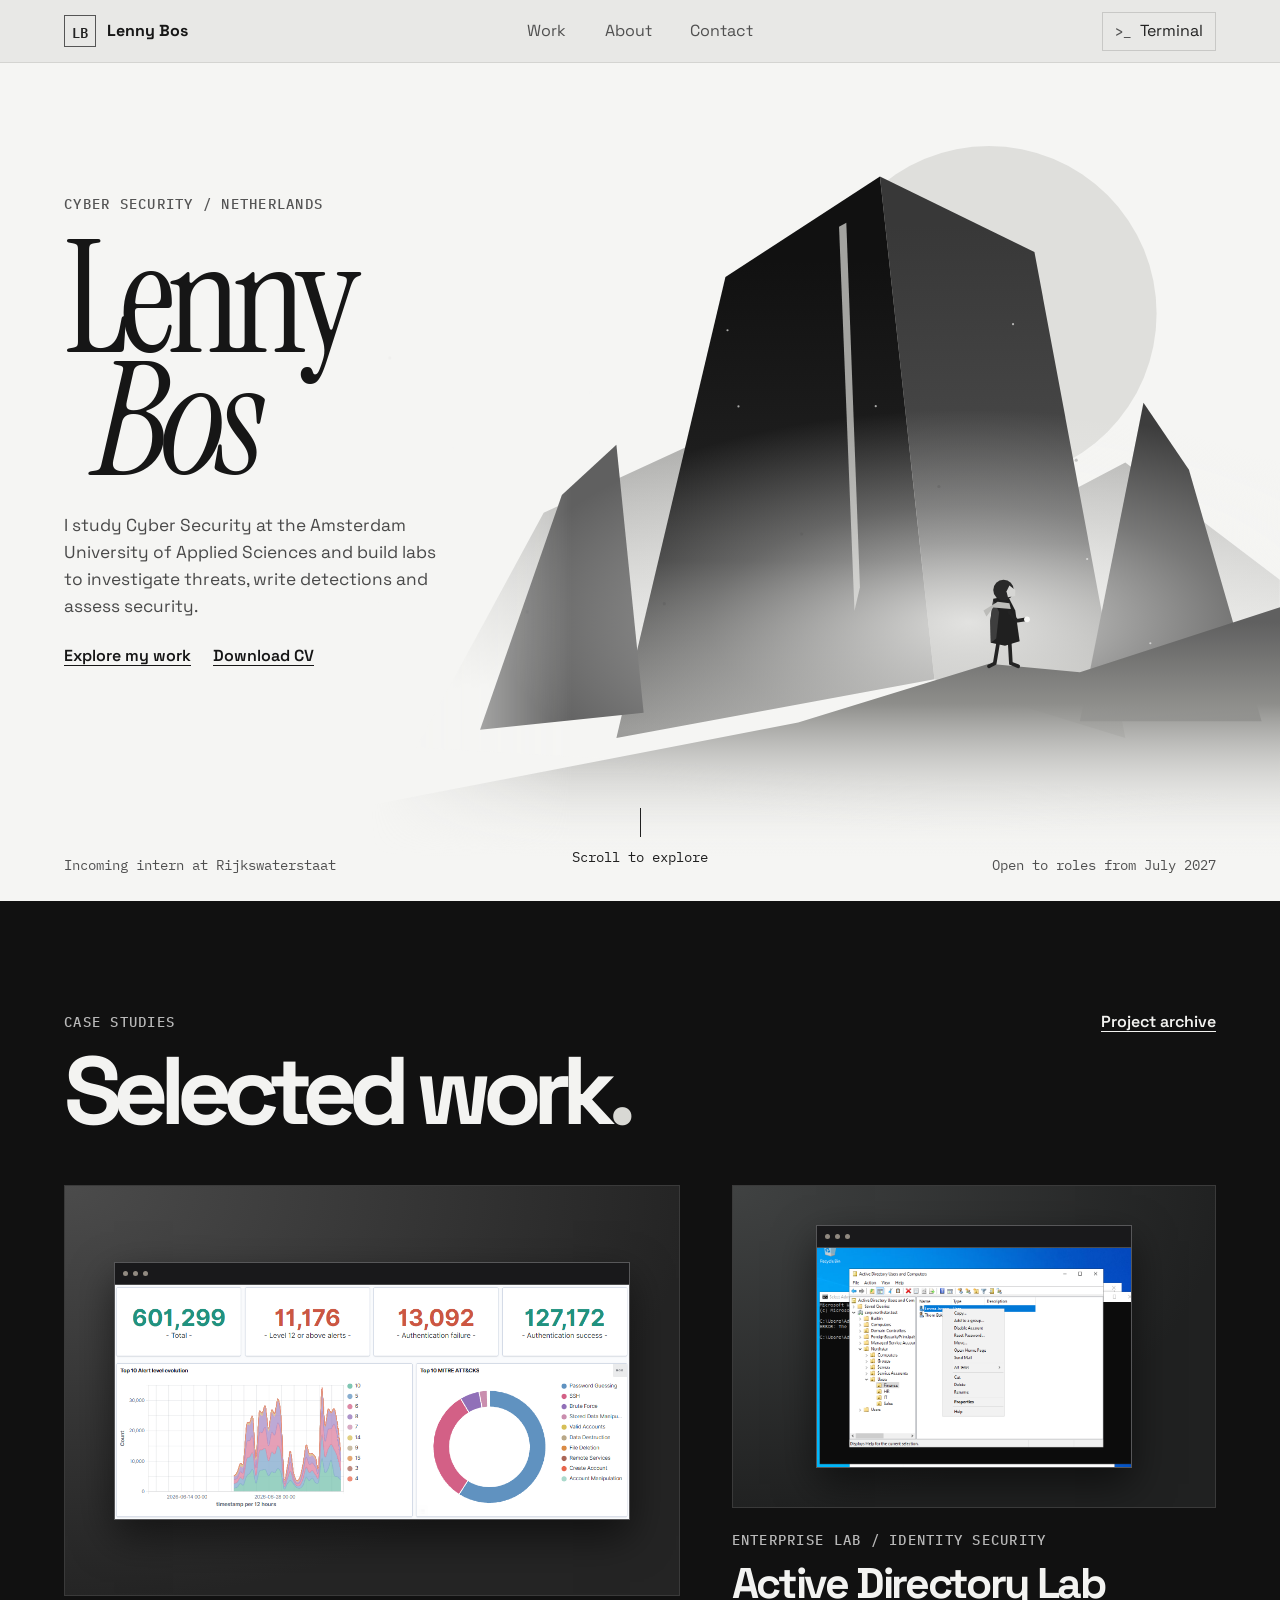
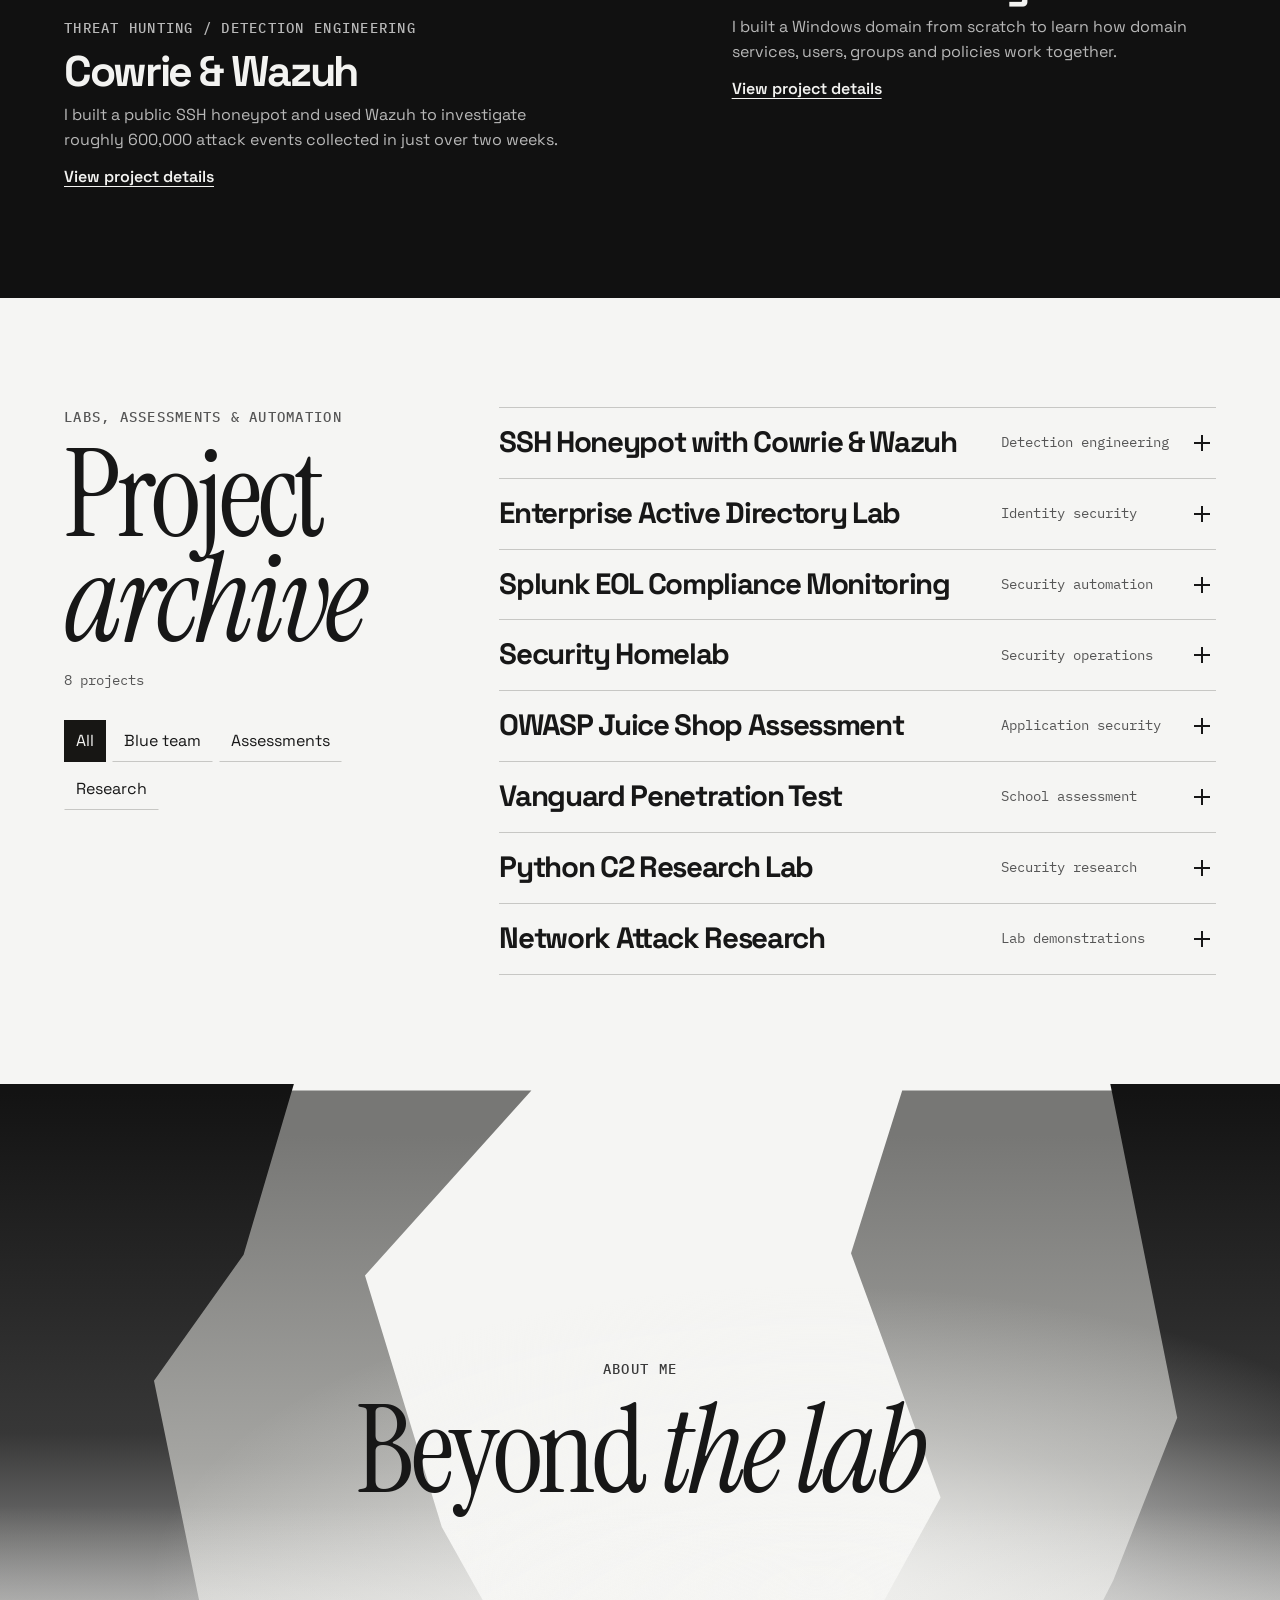
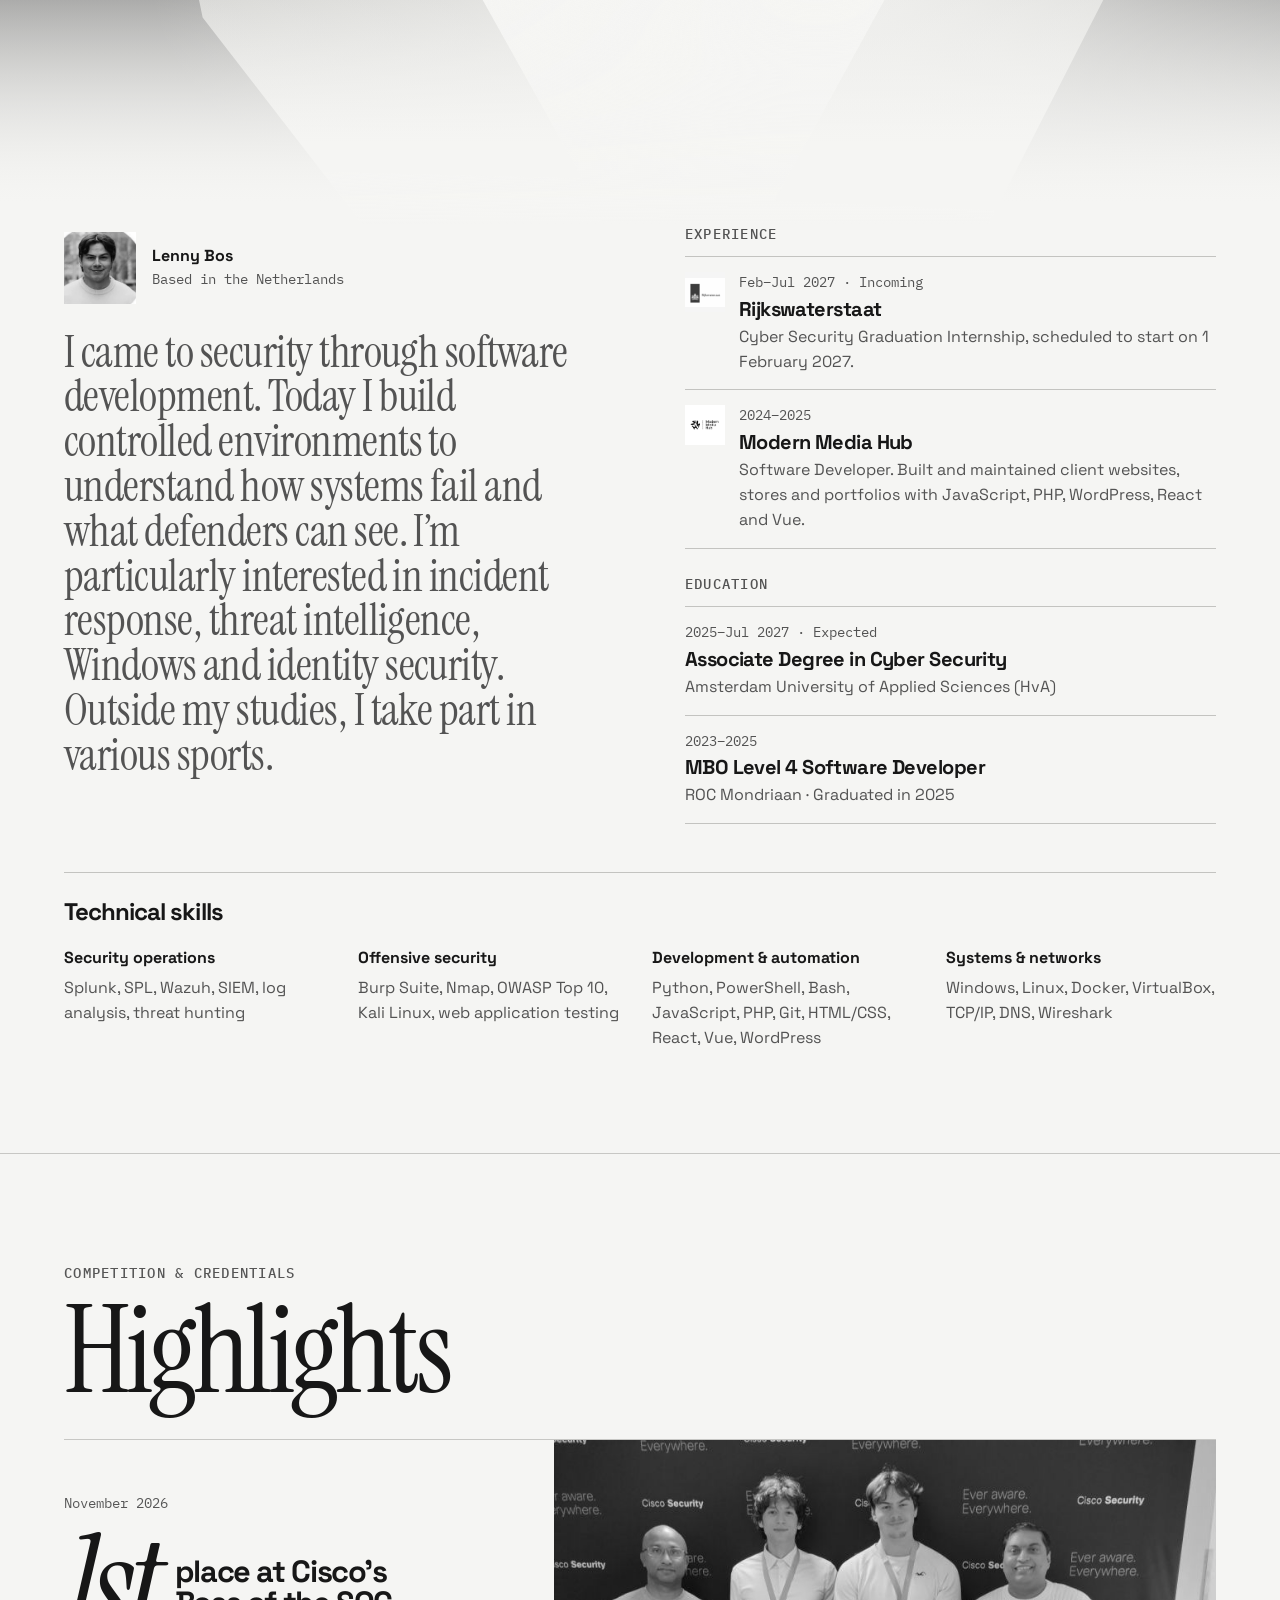
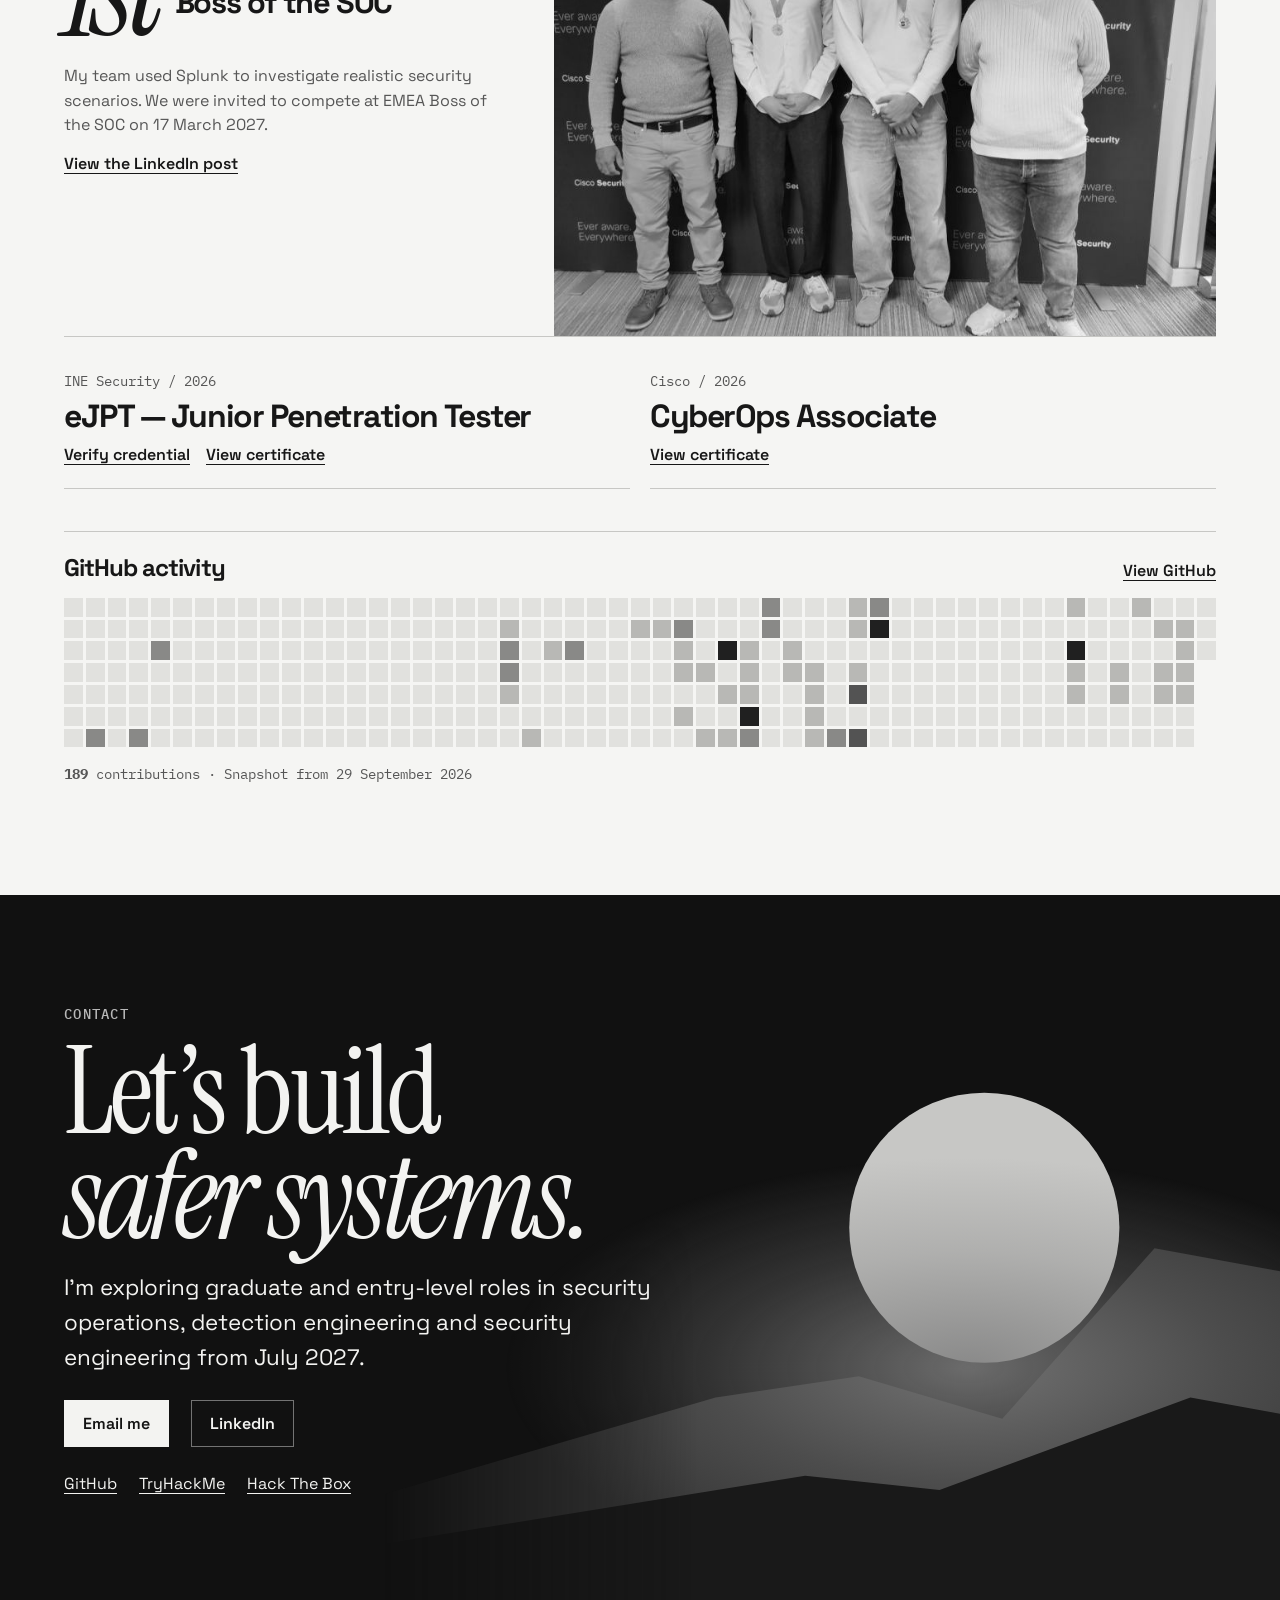
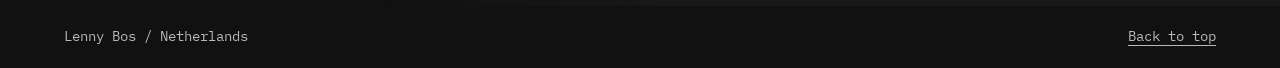
<file: illustrated.html>
<!doctype html>
<html lang="en">
<head>
  <meta charset="utf-8">
  <meta name="viewport" content="width=device-width, initial-scale=1">
  <meta name="theme-color" content="#f5f5f3">
  <meta name="description" content="Lenny Bos, Cyber Security student in the Netherlands. Explore hands-on work in detection engineering, threat hunting and security assessment.">
  <title>Lenny Bos — Cyber Security Portfolio</title>
  <link rel="icon" href="./favicon.ico?v=apple">
  <link rel="preconnect" href="https://fonts.googleapis.com">
  <link rel="preconnect" href="https://fonts.gstatic.com" crossorigin>
  <link href="https://fonts.googleapis.com/css2?family=IBM+Plex+Mono:wght@400;500;600&family=Instrument+Serif:ital@0;1&family=Space+Grotesk:wght@400;500;600;700&display=swap" rel="stylesheet">
  <link rel="stylesheet" href="./style.css">
  <script src="./activity.js" defer></script>
  <script src="./main.js" defer></script>
  <script src="./scenes.js" defer></script>
</head>
<body id="top">
  <a class="skip" href="#main">Skip to content</a>
  <header class="header">
    <div class="shell header-inner">
      <a class="brand" href="#top" aria-label="Lenny Bos, back to top"><span class="brand-icon" aria-hidden="true">LB</span> <span>Lenny Bos</span></a>
      <nav aria-label="Main navigation">
        <a href="#work">Work</a>
        <a href="#about">About</a>
        <a href="#contact">Contact</a>
      </nav>
      <div class="header-actions" hidden><button class="terminal-trigger" type="button" data-terminal><span aria-hidden="true">&gt;_</span> Terminal</button></div>
    </div>
  </header>
  <main id="main">
    <section class="hero" aria-labelledby="hero-title">
      <div class="hero-art" aria-hidden="true"><canvas data-scene="station"></canvas></div>
      <div class="hero-inner shell">
        <div class="hero-copy">
          <p class="mono kicker">Cyber Security / Netherlands</p>
          <h1 id="hero-title">Lenny <em>Bos</em></h1>
          <p class="hero-description">I study Cyber Security at the Amsterdam University of Applied Sciences and build labs to investigate threats, write detections and assess security.</p>
          <div class="actions">
            <a class="text-link" href="#work">Explore my work</a>
            <a class="text-link" href="./cv/CV_LENNY_BOS.pdf" download="Lenny_Bos_Resume.pdf">Download CV</a>
          </div>
        </div>
        <div class="hero-meta mono">
          <span>Incoming intern at Rijkswaterstaat</span>
          <a class="scroll-cue" href="#work"><span aria-hidden="true"></span>Scroll to explore</a>
          <span>Open to roles from July 2027</span>
        </div>
      </div>
    </section>

    <section class="work" id="work" aria-labelledby="work-title">
      <div class="shell">
        <div class="section-top"><p class="mono kicker">Case studies</p><a class="text-link" href="#archive">Project archive</a></div>
        <h2 id="work-title">Selected work<span class="accent">.</span></h2>
        <div class="case-grid">
          <article class="case">
            <a class="case-image wazuh" href="https://medium.com/meetcyber/building-a-threat-hunting-lab-with-cowrie-wazuh-analyzing-nearly-600-000-real-attack-events-12b21b0440cb" target="_blank" rel="noopener noreferrer" aria-label="Read the Cowrie and Wazuh case study on Medium">
              <div class="case-window"><div class="window-bar"><span></span><span></span><span></span></div><img src="./media/wazuh-threat-hunting.png" alt="Wazuh dashboard showing 601,299 attack events and MITRE ATT&amp;CK categories" width="953" height="434" loading="lazy"></div>
            </a>
            <p class="mono kicker">Threat hunting / Detection engineering</p>
            <h3>Cowrie &amp; Wazuh</h3>
            <p>I built a public SSH honeypot and used Wazuh to investigate roughly 600,000 attack events collected in just over two weeks.</p>
            <a class="text-link" href="#cowrie-wazuh" data-project-link>View project details</a>
          </article>
          <article class="case">
            <a class="case-image directory" href="https://medium.com/@lb0z/building-my-first-enterprise-active-directory-lab-from-scratch-e3ef325e29bb" target="_blank" rel="noopener noreferrer" aria-label="Read the Active Directory case study on Medium">
              <div class="case-window"><div class="window-bar"><span></span><span></span><span></span></div><img src="./media/active-directory-lab.png" alt="Active Directory Users and Computers in the enterprise lab" width="930" height="650" loading="lazy"></div>
            </a>
            <p class="mono kicker">Enterprise lab / Identity security</p>
            <h3>Active Directory Lab</h3>
            <p>I built a Windows domain from scratch to learn how domain services, users, groups and policies work together.</p>
            <a class="text-link" href="#active-directory" data-project-link>View project details</a>
          </article>
        </div>
      </div>
    </section>

    <section class="archive light" id="archive" aria-labelledby="archive-title">
      <div class="shell archive-layout">
        <div class="archive-heading">
          <p class="mono kicker">Labs, assessments &amp; automation</p>
          <h2 id="archive-title">Project <em>archive</em></h2>
          <p class="mono tally" aria-live="polite">8 projects</p>
          <div class="filters" role="group" aria-label="Filter projects" hidden>
            <button type="button" data-filter="all" aria-pressed="true">All</button>
            <button type="button" data-filter="defense" aria-pressed="false">Blue team</button>
            <button type="button" data-filter="assessment" aria-pressed="false">Assessments</button>
            <button type="button" data-filter="research" aria-pressed="false">Research</button>
          </div>
        </div>
        <div class="project-list">
          <details id="cowrie-wazuh" data-category="defense" data-file="cowrie-wazuh">
            <summary><span class="project-title">SSH Honeypot with Cowrie &amp; Wazuh</span><span class="project-type mono">Detection engineering</span><span class="plus" aria-hidden="true"></span></summary>
            <div class="project-detail"><p>I built custom Wazuh decoders and rules to turn Cowrie logs into alerts indexed in OpenSearch. Reconstructing a session showed how much context an alert label can miss. I’m extending the lab with threat intelligence and new detections.</p><p class="mono tags">Cowrie · Wazuh · OpenSearch · Linux · SSH</p><a class="text-link" href="https://medium.com/meetcyber/building-a-threat-hunting-lab-with-cowrie-wazuh-analyzing-nearly-600-000-real-attack-events-12b21b0440cb" target="_blank" rel="noopener noreferrer">Read the case study on Medium</a></div>
          </details>
          <details id="active-directory" data-category="defense" data-file="active-directory">
            <summary><span class="project-title">Enterprise Active Directory Lab</span><span class="project-type mono">Identity security</span><span class="plus" aria-hidden="true"></span></summary>
            <div class="project-detail"><p>I designed an enterprise-style Windows environment and configured domain services, users, groups and policies to study how identity and access are managed.</p><p class="mono tags">Active Directory · Windows · Group Policy</p><a class="text-link" href="https://medium.com/@lb0z/building-my-first-enterprise-active-directory-lab-from-scratch-e3ef325e29bb" target="_blank" rel="noopener noreferrer">Read the case study on Medium</a></div>
          </details>
          <details id="splunk-eol" data-category="defense" data-file="splunk-eol">
            <summary><span class="project-title">Splunk EOL Compliance Monitoring</span><span class="project-type mono">Security automation</span><span class="plus" aria-hidden="true"></span></summary>
            <div class="project-detail"><p>I used PowerShell to collect Windows build inventories and Microsoft lifecycle data, then sent the records to Splunk through HTTP Event Collector. SPL matches builds to lifecycle entries and dashboards flag unsupported systems for recurring compliance reports.</p><p class="mono tags">Splunk · SPL · PowerShell · Windows · Docker</p></div>
          </details>
          <details id="security-homelab" data-category="defense" data-file="security-homelab">
            <summary><span class="project-title">Security Homelab</span><span class="project-type mono">Security operations</span><span class="plus" aria-hidden="true"></span></summary>
            <div class="project-detail"><p>I set up isolated VirtualBox machines for simulation, target and monitoring roles. Using Wazuh for central monitoring, I compared activity from controlled simulations with the events and alerts recorded in the SIEM.</p><p class="mono tags">Wazuh · VirtualBox · Linux · Windows · SIEM</p></div>
          </details>
          <details id="juice-shop" data-category="assessment" data-file="juice-shop">
            <summary><span class="project-title">OWASP Juice Shop Assessment</span><span class="project-type mono">Application security</span><span class="plus" aria-hidden="true"></span></summary>
            <div class="project-detail"><p>I assessed an intentionally vulnerable web application in a controlled lab. The scope included injection, cross-site scripting, insecure direct object references and authentication weaknesses. I reported the impact and possible fixes.</p><p class="mono tags">Burp Suite · OWASP Top 10 · Web application testing</p></div>
          </details>
          <details id="vanguard" data-category="assessment" data-file="vanguard">
            <summary><span class="project-title">Vanguard Penetration Test</span><span class="project-type mono">School assessment</span><span class="plus" aria-hidden="true"></span></summary>
            <div class="project-detail"><p>I reviewed Windows privilege boundaries in a grey-box assessment for a fictional organisation. My report mapped the findings to their risks and prioritised remediation.</p><p class="mono tags">Windows · PowerShell · PrivescCheck · Sysinternals · Reporting</p></div>
          </details>
          <details id="python-c2" data-category="research" data-file="python-c2">
            <summary><span class="project-title">Python C2 Research Lab</span><span class="project-type mono">Security research</span><span class="plus" aria-hidden="true"></span></summary>
            <div class="project-detail"><p>I studied command-and-control behaviour and the defensive implications of remote administration in an isolated Python lab.</p><p class="mono tags">Python · C2 research · Isolated lab</p></div>
          </details>
          <details id="network-research" data-category="research" data-file="network-research">
            <summary><span class="project-title">Network Attack Research</span><span class="project-type mono">Lab demonstrations</span><span class="plus" aria-hidden="true"></span></summary>
            <div class="project-detail"><p>I ran controlled lab demonstrations to study how man-in-the-middle activity, DNS spoofing and denial-of-service affect network traffic and how to detect and mitigate them.</p><p class="mono tags">Network security · TCP/IP · DNS · Wireshark</p></div>
          </details>
        </div>
      </div>
    </section>

    <section class="about" id="about" aria-labelledby="about-title">
      <div class="about-scene">
        <canvas data-scene="passage" aria-hidden="true"></canvas>
        <div class="about-title" data-reveal>
          <p class="mono kicker">About me</p>
          <h2 id="about-title">Beyond <em>the lab</em></h2>
        </div>
      </div>
      <div class="shell">
        <div class="about-grid">
          <div class="about-intro">
            <div class="profile"><img src="./media/lenny-bos.webp" alt="Portrait of Lenny Bos" width="80" height="80" loading="lazy"><div><strong>Lenny Bos</strong><span class="mono">Based in the Netherlands</span></div></div>
            <p>I came to security through software development. Today I build controlled environments to understand how systems fail and what defenders can see. I’m particularly interested in incident response, threat intelligence, Windows and identity security. Outside my studies, I take part in various sports.</p>
          </div>
          <div class="timeline">
            <h3 class="mono kicker" id="experience">Experience</h3>
            <article><img src="./media/rijkswaterstaat-logo.jpg" alt="" width="44" height="44" loading="lazy"><div><p class="mono">Feb–Jul 2027 · Incoming</p><h4>Rijkswaterstaat</h4><p>Cyber Security Graduation Internship, scheduled to start on <time datetime="2027-02-01">1 February 2027</time>.</p></div></article>
            <article><img src="./media/modern-media-hub-logo.png" alt="" width="44" height="44" loading="lazy"><div><p class="mono">2024–2025</p><h4>Modern Media Hub</h4><p>Software Developer. Built and maintained client websites, stores and portfolios with JavaScript, PHP, WordPress, React and Vue.</p></div></article>
            <h3 class="mono kicker" id="education">Education</h3>
            <article><div><p class="mono">2025–Jul 2027 · Expected</p><h4>Associate Degree in Cyber Security</h4><p>Amsterdam University of Applied Sciences (HvA)</p></div></article>
            <article><div><p class="mono">2023–2025</p><h4>MBO Level 4 Software Developer</h4><p>ROC Mondriaan · Graduated in 2025</p></div></article>
          </div>
        </div>
        <div class="skills" id="skills">
          <h3>Technical skills</h3>
          <dl>
            <div><dt>Security operations</dt><dd>Splunk, SPL, Wazuh, SIEM, log analysis, threat hunting</dd></div>
            <div><dt>Offensive security</dt><dd>Burp Suite, Nmap, OWASP Top 10, Kali Linux, web application testing</dd></div>
            <div><dt>Development &amp; automation</dt><dd>Python, PowerShell, Bash, JavaScript, PHP, Git, HTML/CSS, React, Vue, WordPress</dd></div>
            <div><dt>Systems &amp; networks</dt><dd>Windows, Linux, Docker, VirtualBox, TCP/IP, DNS, Wireshark</dd></div>
          </dl>
        </div>
      </div>
    </section>

    <section class="highlights light" id="highlights" aria-labelledby="highlights-title">
      <div class="shell">
        <p class="mono kicker">Competition &amp; credentials</p>
        <h2 id="highlights-title">Highlights</h2>
        <article class="award">
          <div class="award-copy">
            <time class="mono" datetime="2026-11">November 2026</time>
            <h3><strong>1st</strong> <span>place at Cisco’s<br>Boss of the SOC</span></h3>
            <p>My team used Splunk to investigate realistic security scenarios. We were invited to compete at EMEA Boss of the SOC on <time datetime="2027-03-17">17 March 2027</time>.</p>
            <a class="text-link" href="https://nl.linkedin.com/posts/lennybos_cybersecurity-splunk-bots-activity-7529114454551203840-PKvB" target="_blank" rel="noopener noreferrer">View the LinkedIn post</a>
          </div>
          <img src="./media/bots-first-place.jpg" alt="Medal winners and attendees in front of the Cisco Security backdrop" width="800" height="600" loading="lazy">
        </article>
        <div class="credentials" id="certifications">
          <article><p class="mono">INE Security / 2026</p><h3>eJPT — Junior Penetration Tester</h3><div class="credential-links"><a class="text-link" href="https://certs.ine.com/be597e32-3354-403e-9b17-cd4957b61afb" target="_blank" rel="noopener noreferrer">Verify credential</a><a class="text-link" href="./media/ejpt-certificate-lenny-bos.png" target="_blank" rel="noopener noreferrer">View certificate</a></div></article>
          <article><p class="mono">Cisco / 2026</p><h3>CyberOps Associate</h3><div class="credential-links"><a class="text-link" href="./media/cyberops-certificate-lenny-bos.png" target="_blank" rel="noopener noreferrer">View certificate</a></div></article>
        </div>
        <div class="activity" id="github-activity">
          <div class="section-top"><h3>GitHub activity</h3><a class="text-link" href="https://github.com/johanlieber23" target="_blank" rel="noopener noreferrer">View GitHub</a></div>
          <div class="activity-scroll" hidden><div id="activity-grid" role="img" aria-label="GitHub contribution heatmap"></div></div>
          <p class="mono"><strong id="activity-total">189</strong> contributions · Snapshot from <time datetime="2026-09-29">29 September 2026</time></p>
        </div>
      </div>
    </section>

    <section class="contact" id="contact" aria-labelledby="contact-title">
      <div class="contact-art" aria-hidden="true"><canvas data-scene="horizon"></canvas></div>
      <div class="shell contact-inner" data-reveal>
        <p class="mono kicker">Contact</p>
        <h2 id="contact-title">Let’s build<br><em>safer systems.</em></h2>
        <p>I’m exploring graduate and entry-level roles in security operations, detection engineering and security engineering from July 2027.</p>
        <div class="actions"><a class="button dark-button" href="mailto:lenny.bos07@gmail.com">Email me</a><a class="button outline" href="https://www.linkedin.com/in/lennybos" target="_blank" rel="noopener noreferrer">LinkedIn</a></div>
        <div class="contact-links"><a href="https://github.com/johanlieber23" target="_blank" rel="noopener noreferrer">GitHub</a><a href="https://tryhackme.com/p/lb0z" target="_blank" rel="noopener noreferrer">TryHackMe</a><a href="https://ctf.hackthebox.com/user/profile/1011845" target="_blank" rel="noopener noreferrer">Hack The Box</a></div>
      </div>
    </section>
  </main>
  <footer class="shell footer mono"><span>Lenny Bos / Netherlands</span><a href="#top">Back to top</a></footer>

  <dialog class="terminal" id="terminal" aria-labelledby="terminal-title">
    <div class="terminal-head"><h2 class="mono" id="terminal-title">Portfolio terminal</h2><form method="dialog"><button class="terminal-close" aria-label="Close terminal">×</button></form></div>
    <div class="terminal-body">
      <div class="terminal-output mono" id="terminal-output" role="log" aria-label="Command output" tabindex="0"><p>Welcome to Lenny Bos’s portfolio. Type <strong>help</strong> to see commands.</p></div>
      <form class="command-form">
        <label for="command-input" class="mono"><span class="sr-only">Command</span><span aria-hidden="true">guest@lenny:~$</span></label>
        <input id="command-input" spellcheck="false" autocomplete="off" autocapitalize="off" autofocus>
        <button type="submit">Run</button>
      </form>
      <div class="terminal-shortcuts" aria-label="Example commands"><button type="button" data-command="help">help</button><button type="button" data-command="ls">ls</button><button type="button" data-command="about">about</button><button type="button" data-command="contact">contact</button></div>
    </div>
  </dialog>
</body>
</html>
</file>
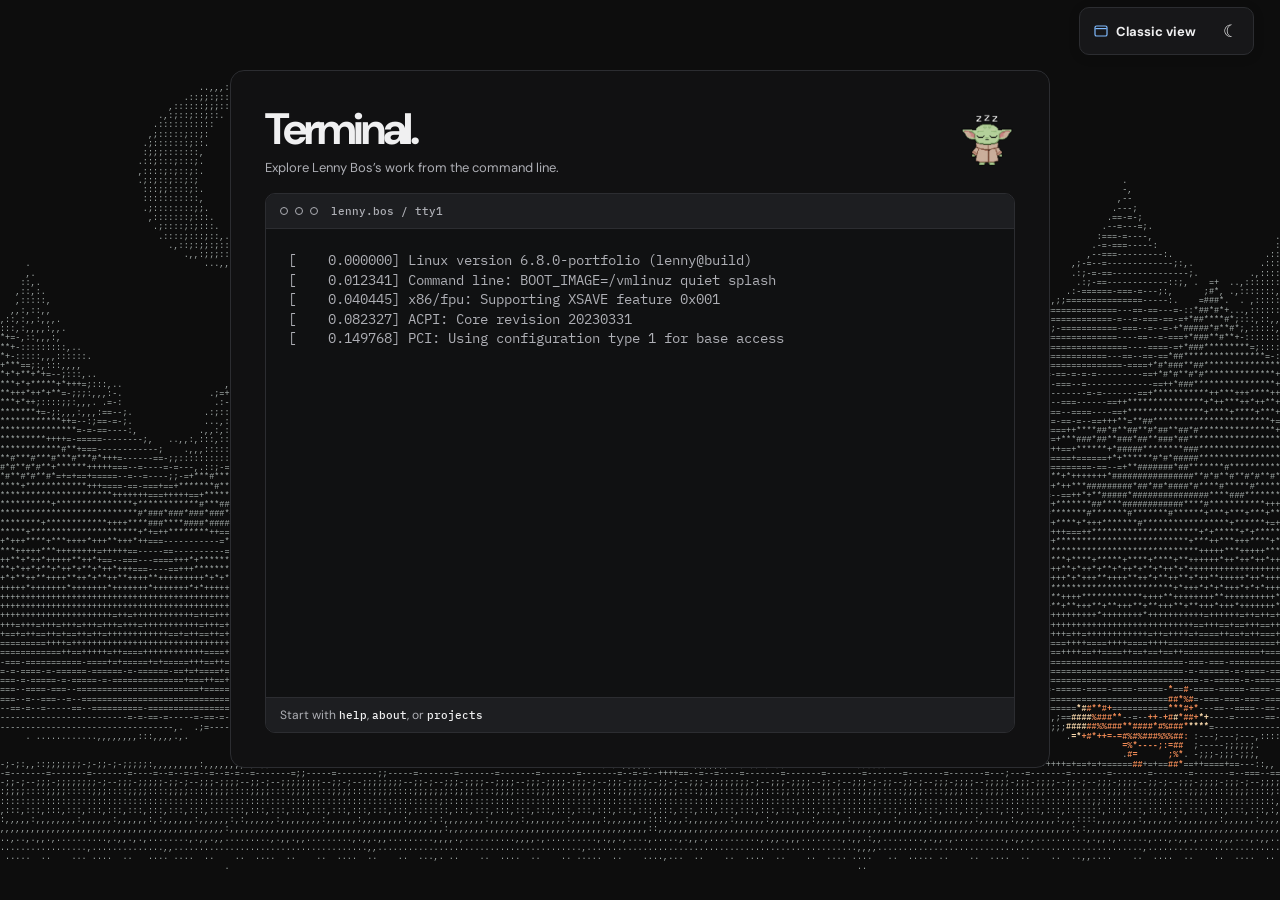
<file: terminal.html>
<!doctype html>
<html lang="en" data-theme="dark">
  <head>
    <meta charset="UTF-8" />
    <meta name="viewport" content="width=device-width, initial-scale=1.0" />
    <meta name="color-scheme" content="light dark" />
    <title>Terminal | Lenny Bos</title>
    <link rel="icon" href="./favicon.ico?v=apple" sizes="16x16 32x32 48x48" />
    <meta
      name="description"
      content="Explore Lenny Bos’s cybersecurity portfolio through an interactive terminal."
    />
    <link rel="preconnect" href="https://fonts.googleapis.com" />
    <link rel="preconnect" href="https://fonts.gstatic.com" crossorigin />
    <link
      href="https://fonts.googleapis.com/css2?family=DM+Sans:wght@400;500;600;700&family=IBM+Plex+Mono:wght@400;500;600&display=swap"
      rel="stylesheet"
    />
    <link rel="stylesheet" href="./portfolio.css?v=koth" />
    <link rel="stylesheet" href="./backdrop.css?v=fox-cross-card" />
    <link rel="stylesheet" href="./terminal.css?v=compact-lines" />
    <link rel="preload" href="./media/yodapixel.webp" as="image" />
    <link rel="preload" href="./media/yoda-looking-right.png" as="image" />
    <link rel="preload" href="./media/yoda-wave.png" as="image" />
  </head>
  <body class="page-terminal">
    <div class="portfolio-backdrop" aria-hidden="true"><canvas data-scene="backdrop" data-panorama></canvas></div>
    <nav class="site-actions terminal-actions" aria-label="Portfolio controls">
      <a class="button button--secondary page-switch" href="./index.html">
        <svg viewBox="0 0 20 20" fill="none" aria-hidden="true" focusable="false">
          <rect x="2.5" y="3.75" width="15" height="12.5" rx="2" stroke="currentColor" stroke-width="1.5" />
          <path d="M3 7h14" stroke="currentColor" stroke-width="1.5" />
        </svg>
        Classic view
      </a>
      <button class="theme-toggle" type="button" title="Switch color theme" aria-label="Enable light mode" aria-pressed="true">
        <span class="theme-toggle__icon" aria-hidden="true">☀</span>
        <span class="theme-toggle__icon" aria-hidden="true">☾</span>
      </button>
    </nav>

    <main class="site-main terminal-stage terminal-stage--booting" aria-labelledby="terminal-title">
      <div class="terminal-intro">
        <h1 id="terminal-title">Terminal.</h1>
        <p>Explore Lenny Bos’s work from the command line.</p>
      </div>
      <aside class="yoda-guide yoda-guide--booting" aria-label="Terminal helper">
        <div class="yoda-guide__speech"><div class="yoda-guide__text" id="yodaSpeech" role="status" aria-live="polite"></div></div>
        <div class="yoda-guide__media">
          <img class="yoda-guide__image" id="yodaImage" src="./media/sleeping-yoda.png" alt="Sleeping pixel art Yoda" />
          <video
            class="yoda-guide__video"
            id="yodaVideo"
            src="./media/yoda-talking.mp4"
            muted
            playsinline
            preload="metadata"
            aria-hidden="true"
          ></video>
          <canvas class="yoda-guide__canvas" id="yodaCanvas" aria-hidden="true"></canvas>
        </div>
      </aside>

      <div class="shell" aria-label="Terminal portfolio">
      <header class="shell__topbar">
        <a class="dot dot--red dot--close" href="./index.html" aria-label="Close terminal and open classic view" title="Open classic view"></a>
        <span class="dot dot--yellow" aria-hidden="true"></span>
        <span class="dot dot--green" aria-hidden="true"></span>
        <span class="shell__title">lenny.bos / tty1</span>
      </header>

      <section class="shell__screen" id="screen" role="region" aria-label="Terminal output" aria-live="polite">
        <div class="output" id="output"></div>

        <form class="input input--booting" id="inputForm" autocomplete="off">
          <span class="prompt" id="prompt" aria-hidden="true">guest@lenny.bos:~$</span>
          <label class="sr-only" for="commandInput">Command</label>
          <input
            id="commandInput"
            class="input__field"
            type="text"
            inputmode="text"
            spellcheck="false"
            autocapitalize="off"
            autocomplete="off"
            disabled
          />
        </form>
      </section>

      <nav class="mobile-commands" aria-label="Quick terminal commands">
        <span class="mobile-commands__label">Quick commands</span>
        <div class="mobile-commands__list">
          <button type="button" data-command="about">about</button>
          <button type="button" data-command="projects">projects</button>
          <button type="button" data-command="cat about/skills.txt">cat skills.txt</button>
          <button type="button" data-command="contact">contact</button>
        </div>
      </nav>

      <footer class="shell__hint" aria-hidden="true">
        Start with <span class="kbd">help</span>, <span class="kbd">about</span>, or
        <span class="kbd">projects</span>
      </footer>
      </div>
    </main>

    <script src="./theme.js?v=terminal-forest" defer></script>
    <script src="./scenes.js?v=full-forest" defer></script>
    <script src="./app.js?v=project-references" defer></script>
  </body>
</html>
</file>
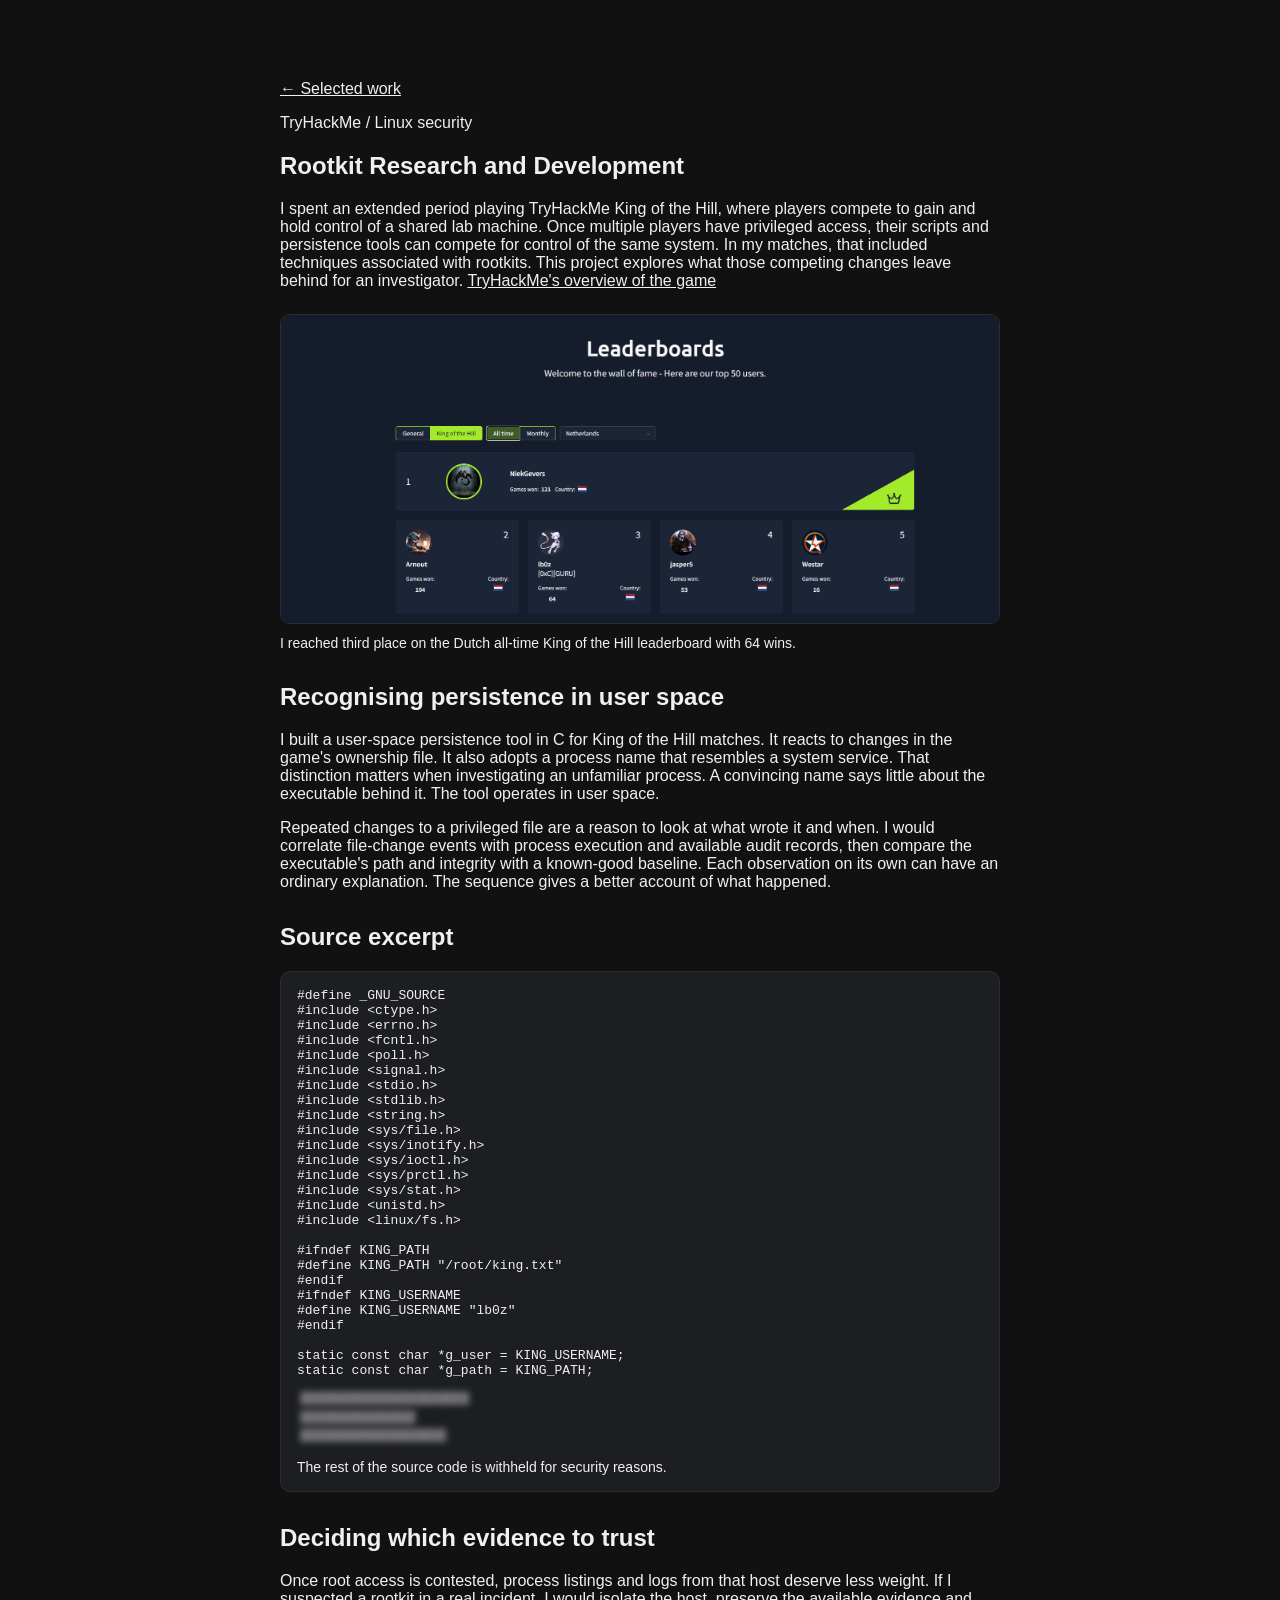
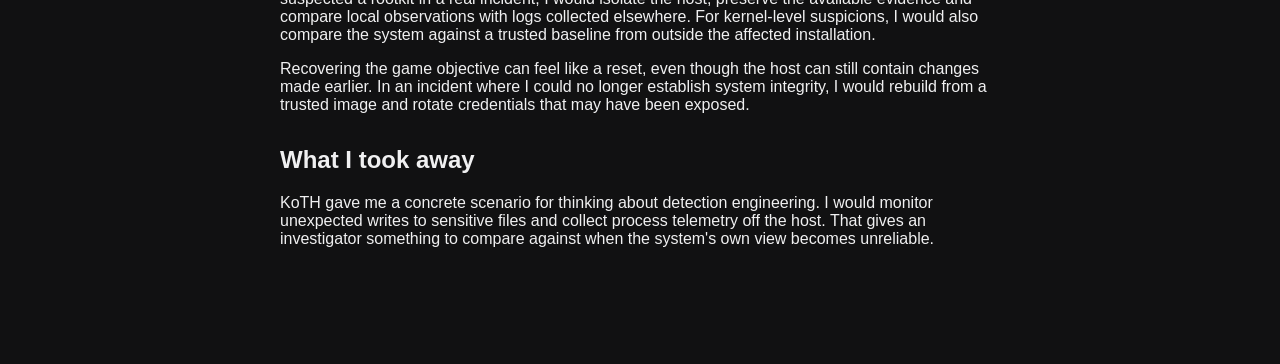
<file: tryhackme-koth.html>
<!doctype html>
<html lang="en">
<head>
  <meta charset="UTF-8" />
  <meta name="viewport" content="width=device-width, initial-scale=1.0" />
  <meta name="description" content="Lenny Bos reflects on Linux host integrity and incident response after playing TryHackMe King of the Hill." />
  <meta name="color-scheme" content="dark light" />
  <title>Rootkit Research and Development | Lenny Bos</title>
  <link rel="icon" href="./favicon.ico?v=apple" sizes="16x16 32x32 48x48" />
  <link rel="stylesheet" href="./portfolio.css?v=koth-leaderboard" />
  <script src="./theme.js" defer></script>
</head>
<body class="page-portfolio">
  <main class="site-main">
    <article class="section koth-writeup" aria-labelledby="koth-title">
      <p><a href="./index.html#selected-work">← Selected work</a></p>
      <p class="selected-case__category">TryHackMe / Linux security</p>
      <h1 id="koth-title">Rootkit Research and Development</h1>
      <p>I spent an extended period playing TryHackMe King of the Hill, where players compete to gain and hold control of a shared lab machine. Once multiple players have privileged access, their scripts and persistence tools can compete for control of the same system. In my matches, that included techniques associated with rootkits. This project explores what those competing changes leave behind for an investigator. <a href="https://help.tryhackme.com/en/articles/6498315-king-of-the-hill-overview">TryHackMe's overview of the game</a></p>

      <figure class="koth-leaderboard">
        <img src="./media/tryhackme-koth-leaderboard.png" alt="Dutch all-time King of the Hill leaderboard with lb0z ranked third" width="1794" height="771" loading="lazy" />
        <figcaption>I reached third place on the Dutch all-time King of the Hill leaderboard with 64 wins.</figcaption>
      </figure>

      <section aria-labelledby="koth-processes">
        <h2 id="koth-processes">Recognising persistence in user space</h2>
        <p>I built a user-space persistence tool in C for King of the Hill matches. It reacts to changes in the game's ownership file. It also adopts a process name that resembles a system service. That distinction matters when investigating an unfamiliar process. A convincing name says little about the executable behind it. The tool operates in user space.</p>
        <p>Repeated changes to a privileged file are a reason to look at what wrote it and when. I would correlate file-change events with process execution and available audit records, then compare the executable's path and integrity with a known-good baseline. Each observation on its own can have an ordinary explanation. The sequence gives a better account of what happened.</p>
      </section>

      <section aria-labelledby="koth-code">
        <h2 id="koth-code">Source excerpt</h2>
        <figure class="koth-code">
          <pre><code>#define _GNU_SOURCE
#include &lt;ctype.h&gt;
#include &lt;errno.h&gt;
#include &lt;fcntl.h&gt;
#include &lt;poll.h&gt;
#include &lt;signal.h&gt;
#include &lt;stdio.h&gt;
#include &lt;stdlib.h&gt;
#include &lt;string.h&gt;
#include &lt;sys/file.h&gt;
#include &lt;sys/inotify.h&gt;
#include &lt;sys/ioctl.h&gt;
#include &lt;sys/prctl.h&gt;
#include &lt;sys/stat.h&gt;
#include &lt;unistd.h&gt;
#include &lt;linux/fs.h&gt;

#ifndef KING_PATH
#define KING_PATH "/root/king.txt"
#endif
#ifndef KING_USERNAME
#define KING_USERNAME "lb0z"
#endif

static const char *g_user = KING_USERNAME;
static const char *g_path = KING_PATH;</code></pre>
          <div class="koth-code__redaction" aria-hidden="true">██████████████████████<br />███████████████<br />███████████████████</div>
          <figcaption>The rest of the source code is withheld for security reasons.</figcaption>
        </figure>
      </section>

      <section aria-labelledby="koth-trust">
        <h2 id="koth-trust">Deciding which evidence to trust</h2>
        <p>Once root access is contested, process listings and logs from that host deserve less weight. If I suspected a rootkit in a real incident, I would isolate the host, preserve the available evidence and compare local observations with logs collected elsewhere. For kernel-level suspicions, I would also compare the system against a trusted baseline from outside the affected installation.</p>
        <p>Recovering the game objective can feel like a reset, even though the host can still contain changes made earlier. In an incident where I could no longer establish system integrity, I would rebuild from a trusted image and rotate credentials that may have been exposed.</p>
      </section>

      <section aria-labelledby="koth-takeaway">
        <h2 id="koth-takeaway">What I took away</h2>
        <p>KoTH gave me a concrete scenario for thinking about detection engineering. I would monitor unexpected writes to sensitive files and collect process telemetry off the host. That gives an investigator something to compare against when the system's own view becomes unreliable.</p>
      </section>
    </article>
  </main>
</body>
</html>
</file>
<file: style.css>
:root {
  color-scheme: light;
  --bg: #111;
  --ink: #f3f3f1;
  --muted: #b8b8b8;
  --line: #3a3a3a;
  --accent: #d8d8d4;
  --paper: #f5f5f3;
  --mono: "IBM Plex Mono", Consolas, monospace;
  --serif: "Instrument Serif", Georgia, serif;
  --sans: "Space Grotesk", "Segoe UI", sans-serif;
}
*, *::before, *::after { box-sizing: border-box; }
[hidden] { display: none !important; }
html { scroll-behavior: smooth; scroll-padding-top: 85px; }
body { margin: 0; background: var(--bg); color: var(--ink); font: 1rem/1.55 var(--sans); }
::selection { background: var(--accent); color: #15110f; }
a { color: inherit; text-underline-offset: .25em; }
button, input { font: inherit; }
button { cursor: pointer; }
img { display: block; max-width: 100%; }
:focus-visible { outline: 2px solid currentColor; outline-offset: 5px; }
h1, h2, h3, h4, p, figure, dl, dd { margin: 0; }
.shell { width: min(1320px, 100% - clamp(40px, 10vw, 160px)); margin-inline: auto; }
.mono { font-family: var(--mono); font-size: .875rem; }
.accent { color: var(--accent); }
.kicker { text-transform: uppercase; letter-spacing: .09em; font-weight: 500; color: var(--muted); }
.skip { position: fixed; z-index: 10; inset: 10px auto auto 10px; padding: .5rem 1rem; color: #181412; background: var(--accent); transform: translateY(-150%); }
.skip:focus { transform: translateY(0); }
.sr-only { position: absolute; width: 1px; height: 1px; padding: 0; overflow: hidden; clip-path: inset(50%); white-space: nowrap; }

.header { position: sticky; top: 0; z-index: 3; color: #171717; background: rgb(245 245 243 / .95); border-bottom: 1px solid #d4d4d1; backdrop-filter: blur(12px); }
.header-inner { min-height: 62px; display: grid; grid-template-columns: 1fr auto 1fr; align-items: center; gap: 12px; }
.brand { justify-self: start; display: inline-flex; align-items: center; gap: 11px; font-weight: 700; text-decoration: none; }
.brand-icon { display: grid; place-items: center; width: 32px; height: 32px; color: #242424; border: 1px solid #555; font: 600 .875rem var(--mono); }
.header nav { display: flex; gap: clamp(16px, 3vw, 42px); }
.header nav a { text-decoration: none; color: #505050; }
.header nav a:hover { color: #171717; text-decoration: underline; }
.header-actions { justify-self: end; }
.terminal-trigger { display: flex; align-items: center; gap: 9px; min-height: 39px; padding: 0 12px; border: 1px solid #c8c8c6; background: transparent; color: #222; }
.terminal-trigger span { font: 500 .875rem var(--mono); color: #555; }
.terminal-trigger:hover { border-color: #202020; }

#main { overflow: clip; }
.hero { position: relative; isolation: isolate; color: #161616; background: #f5f5f3; }
.hero-art { position: absolute; inset: 0 0 0 29%; z-index: -1; }
[data-scene] { position: absolute; inset: 0; width: 100%; height: 100%; pointer-events: none; }
.hero-art { mask-image: linear-gradient(90deg, transparent, black 22%); }
.hero-inner { min-height: min(880px, calc(100svh - 62px)); display: grid; grid-template-rows: 1fr auto; }
.hero-copy { align-self: center; position: relative; width: max-content; max-width: 100%; padding-block: clamp(50px, 8vw, 120px); }
.hero-copy .kicker { color: #555; }
.hero h1 { font: 400 clamp(6rem, 12.25vw, 13rem)/.78 var(--serif); letter-spacing: -.055em; margin: 22px 0 30px; }
.hero h1 em { display: block; padding-left: .19em; }
.hero-description { max-width: 35ch; color: #494949; font-size: clamp(1rem, 1.35vw, 1.22rem); }
.actions { display: flex; align-items: center; flex-wrap: wrap; gap: 12px 22px; margin-top: 25px; }
.button { display: inline-flex; align-items: center; justify-content: center; text-decoration: none; padding: 12px 18px; min-height: 47px; border: 1px solid transparent; font-weight: 600; line-height: 1.2; transition: background-color .18s, border-color .18s, color .18s; }
.outline { border-color: var(--line); color: inherit; }
.outline:hover { border-color: currentColor; }
.hero-meta { display: grid; grid-template-columns: 1fr auto 1fr; align-items: end; gap: 18px; color: #505050; padding: 0 0 24px; }
.hero-meta > :last-child { text-align: right; }
.scroll-cue { display: grid; justify-items: center; gap: 10px; padding: 8px; text-decoration: none; color: #202020; }
.scroll-cue span { display: block; width: 1px; height: 29px; background: currentColor; transform-origin: top; }
.scroll-cue:hover span { animation: draw-line .65s ease-out; }
@keyframes draw-line { from { transform: scaleY(.25); } to { transform: scaleY(1); } }

.work, .archive, .highlights, .contact { padding-block: clamp(60px, 8.5vw, 120px); }
.section-top { display: flex; justify-content: space-between; align-items: baseline; flex-wrap: wrap; gap: 8px 18px; }
main h2 { font-size: clamp(2.9rem, 7.5vw, 7.25rem); line-height: .95; letter-spacing: -.09em; font-weight: 700; margin-top: .12em; }
.text-link { font-weight: 600; }
.text-link:hover { color: var(--accent); }
.case-grid { display: grid; grid-template-columns: 1.12fr .88fr; gap: clamp(24px, 4vw, 56px); margin-top: clamp(25px, 4vw, 48px); }
.case-image { display: grid; place-items: center; aspect-ratio: 1.5; overflow: hidden; padding: 8%; border: 1px solid var(--line); }
.case-image.wazuh { background: radial-gradient(ellipse at top left, #4b4b4b, #242424 72%); }
.case-image.directory { background: radial-gradient(ellipse at top left, #404242, #202121 72%); }
.case-window { width: 100%; border: 1px solid #ffffff45; background: #19191b; box-shadow: 0 16px 38px #0008; transition: transform .3s ease; overflow: hidden; }
.case-image.directory .case-window { width: 78%; }
.case-image:hover .case-window { transform: scale(1.06); }
.case-window img { width: 100%; height: auto; }
.window-bar { display: flex; gap: 5px; padding: 8px; border-bottom: 1px solid #ffffff38; }
.window-bar span { width: 5px; height: 5px; border-radius: 50%; background: #e7dbca95; }
.case > .kicker { margin-top: 22px; }
.case h3 { font-size: clamp(1.65rem, 3.35vw, 3.25rem); line-height: 1.05; letter-spacing: -.055em; margin: 9px 0; }
.case > p:not(.kicker) { max-width: 52ch; color: var(--muted); margin-bottom: 12px; }

.light { background: var(--paper); color: #171717; --muted: #565656; --line: #c7c7c4; }
.light .text-link:hover, .hero .text-link:hover { color: #535353; }
main :is(.archive, .about, .highlights, .contact) h2 { font: 400 clamp(4rem, 9.5vw, 10rem)/.86 var(--serif); letter-spacing: -.035em; }
.archive-layout { display: grid; grid-template-columns: minmax(16rem, .75fr) minmax(0, 1.5fr); align-items: start; gap: clamp(25px, 6vw, 100px); }
.archive-heading { position: sticky; top: 110px; }
.archive-heading h2 em { display: block; }
.tally { color: var(--muted); margin-top: 18px; }
.archive .project-list { margin-top: 0; }
.archive .filters { margin-bottom: 0; }
.archive .filters button { padding: 5px 11px; border-color: transparent; border-bottom-color: var(--line); }
.filters { display: flex; flex-wrap: wrap; gap: 6px; margin: 28px 0 21px; }
.filters button { color: inherit; background: transparent; min-height: 42px; padding: 6px 14px; border: 1px solid var(--line); }
.filters button:hover { border-color: #171614; }
.filters button[aria-pressed="true"] { background: #171614; color: var(--paper); border-color: #171614; }
.project-list { border-top: 1px solid var(--line); margin-top: 24px; }
.project-list details { border-bottom: 1px solid var(--line); scroll-margin-top: 10px; }
.project-list summary { display: grid; grid-template-columns: 1fr minmax(160px, 25%) 24px; align-items: center; gap: 12px; padding: 18px 0; min-height: 68px; list-style: none; cursor: pointer; }
.project-list summary::-webkit-details-marker { display: none; }
.project-list summary:hover .project-title, .project-list details[open] .project-title { color: #555; }
.project-title { font-weight: 700; font-size: clamp(1.15rem, 2.3vw, 2rem); line-height: 1.15; letter-spacing: -.045em; }
.project-type { color: var(--muted); }
.plus { position: relative; display: block; width: 20px; height: 20px; }
.plus::before, .plus::after { content: ""; position: absolute; background: currentColor; }
.plus::before { inset: 9px 2px; }
.plus::after { inset: 2px 9px; }
details[open] .plus::after { visibility: hidden; }
.project-detail { padding: 0 0 24px; max-width: 66ch; }
.tags { color: var(--muted); margin: 12px 0; }

.about { background: var(--paper); color: #171717; --muted: #535353; --line: #c3c3c0; padding-bottom: clamp(62px, 8vw, 120px); }
.about-scene { position: relative; isolation: isolate; display: grid; place-items: center; min-height: clamp(360px, 60vw, 740px); overflow: hidden; text-align: center; padding: 28px 20px 72px; }
.about-scene canvas { z-index: -1; }
.about-title { position: relative; }
.about-title .kicker { color: #3a3a3a; }
.about-title h2 { margin-top: .15em; }
.about-grid { display: grid; grid-template-columns: 1fr 1fr; gap: clamp(32px, 7vw, 110px); }
.about-grid { align-items: start; }
.about-intro { padding-top: 8px; }
.about-intro > p { font: 400 clamp(1.95rem, 3.4vw, 3.35rem)/1.03 var(--serif); letter-spacing: -.012em; }
.profile { display: flex; align-items: center; gap: 16px; margin-bottom: 26px; }
.profile img { object-fit: cover; width: 72px; height: 72px; filter: grayscale(1); }
.profile strong, .profile span { display: block; }
.profile span, .about-grid p:not(.kicker) { color: var(--muted); }
.about-grid > div > p { max-width: 50ch; }
.timeline h3 { padding: 0 0 11px; border-bottom: 1px solid var(--line); }
.timeline article + h3 { margin-top: 25px; }
.timeline article { display: flex; gap: 14px; align-items: start; padding: 15px 0; border-bottom: 1px solid var(--line); }
.timeline img { width: 40px; height: 40px; object-fit: contain; background: #f5f5f3; filter: grayscale(1); }
.timeline h4 { font-size: 1.25rem; letter-spacing: -.028em; }
.skills { margin-top: 48px; border-top: 1px solid var(--line); padding-top: 20px; }
.skills h3, .activity h3 { font-size: 1.5rem; letter-spacing: -.04em; }
.skills dl { display: grid; grid-template-columns: repeat(4, 1fr); gap: 24px; margin-top: 16px; }
.skills dt { font-weight: 700; margin-bottom: 5px; }
.skills dd { color: var(--muted); }

.highlights { border-top: 1px solid var(--line); }
.award { display: grid; grid-template-columns: .85fr 1.15fr; border-block: 1px solid var(--line); margin-top: 35px; }
.award-copy { padding: clamp(28px, 4vw, 60px) clamp(18px, 4vw, 60px) clamp(28px, 4vw, 60px) 0; }
.award time.mono { color: var(--muted); }
.award h3 { display: flex; flex-wrap: wrap; align-items: center; gap: 5px 18px; font-size: clamp(1.45rem, 2.4vw, 2.55rem); line-height: 1; letter-spacing: -.045em; margin: 13px 0 17px; }
.award h3 strong { font: italic 400 clamp(5rem, 11vw, 10rem)/.84 var(--serif); letter-spacing: -.055em; }
.award p { color: var(--muted); margin-bottom: 14px; max-width: 48ch; }
.award img { width: 100%; height: 100%; min-height: 290px; object-fit: cover; filter: grayscale(1); }
.credentials { display: grid; grid-template-columns: 1fr 1fr; gap: 20px; margin: 20px 0 42px; }
.credentials article { border-bottom: 1px solid var(--line); padding: 14px 0 20px; }
.credentials p, .activity p { color: var(--muted); }
.credentials h3 { font-size: clamp(1.25rem, 2.5vw, 2rem); letter-spacing: -.045em; line-height: 1.15; margin-top: 5px; }
.credential-links { display: flex; flex-wrap: wrap; gap: 6px 16px; margin-top: 8px; }
.activity { border-top: 1px solid var(--line); padding-top: 17px; }
.activity-scroll { overflow-x: auto; margin: 12px 0; padding-bottom: 5px; }
#activity-grid { min-width: 570px; display: grid; grid-auto-flow: column; grid-template-rows: repeat(7, 1fr); gap: 3px; }
.activity-day { aspect-ratio: 1; background: #e1e1de; }
.activity-day[data-level="1"] { background: #b8b8b5; }
.activity-day[data-level="2"] { background: #898987; }
.activity-day[data-level="3"] { background: #535353; }
.activity-day[data-level="4"] { background: #202020; }
.activity-day:empty:not([data-level]) { background: transparent; }

.contact { background: var(--bg); color: var(--ink); position: relative; isolation: isolate; overflow: hidden; min-height: 620px; display: grid; align-items: center; }
.contact-art { position: absolute; inset: 0 0 0 30%; z-index: -1; mask-image: linear-gradient(90deg, transparent, black 35%); }
.contact .kicker { color: var(--muted); }
.contact p:not(.kicker) { max-width: 45ch; font-size: clamp(1.05rem, 1.8vw, 1.4rem); margin-top: 22px; }
.dark-button { color: #141414; background: var(--ink); }
.dark-button:hover { background: #cdcdcd; }
.contact .outline { border-color: #737373; }
.contact .outline:hover { background: var(--ink); color: #161616; }
.contact-links, .footer { display: flex; flex-wrap: wrap; gap: 10px 22px; }
.contact-links { margin-top: 25px; }
.footer { justify-content: space-between; align-items: center; padding-block: 20px; color: var(--muted); }

.terminal { width: min(700px, calc(100% - 30px)); padding: 0; background: #171717; color: var(--ink); border: 1px solid #656565; }
.terminal::backdrop { background: #080808d9; }
.terminal-head { display: flex; justify-content: space-between; align-items: center; gap: 10px; padding: 6px 15px; background: #272727; border-bottom: 1px solid #656565; }
.terminal-head h2 { font-weight: 600; color: var(--accent); }
.terminal-close { border: 0; background: transparent; color: var(--ink); font-size: 1.5rem; width: 40px; min-height: 40px; }
.terminal-body { padding: 16px; }
.terminal-output { height: min(280px, 35dvh); overflow: auto; white-space: pre-wrap; overflow-wrap: anywhere; padding: 4px; }
.terminal-output p { margin: 0 0 8px; }
.terminal-output .command-echo { color: var(--accent); }
.command-form { display: flex; align-items: center; gap: 8px; border-block: 1px solid #656565; margin-top: 12px; padding-block: 8px; }
.command-form label { color: var(--accent); }
.command-form input { flex: 1; min-width: 0; background: #202020; color: var(--ink); border: 1px solid #656565; font-family: var(--mono); min-height: 38px; padding: 0 7px; }
.command-form button, .terminal-shortcuts button { border: 1px solid #656565; background: transparent; color: var(--ink); min-height: 38px; padding: 4px 10px; font: .875rem var(--mono); }
.command-form button:hover, .terminal-shortcuts button:hover { border-color: var(--accent); }
.terminal-shortcuts { display: flex; flex-wrap: wrap; gap: 6px; margin-top: 10px; }

@media (max-width: 900px) {
  .hero-art { mask-image: linear-gradient(90deg, transparent 10%, black 35%); }
  .archive-layout { grid-template-columns: 1fr; }
  .archive-heading { position: static; }
  .archive-heading h2 em { display: inline; }
  .skills dl { grid-template-columns: 1fr 1fr; }
}
@media (651px <= width <= 800px) {
  .hero-description { max-width: 29ch; }
}
@media (max-width: 650px) {
  html { scroll-padding-top: 64px; }
  .header-inner { min-height: 58px; }
  .header-inner > .brand > span:last-child { display: none; }
  .header nav { gap: clamp(9px, 3.5vw, 20px); font-size: .9rem; }
  .terminal-trigger { gap: 4px; font-size: .82rem; padding-inline: 6px; }
  .terminal-trigger span { display: none; }
  .hero-inner { min-height: 0; }
  .hero-art { inset: auto 0 58px; height: clamp(290px, 95vw, 500px); mask-image: none; }
  .hero-copy { padding: 45px 0 clamp(300px, 90vw, 465px); }
  .hero h1 { font-size: clamp(5rem, 17vw, 7rem); margin: 12px 0 15px; }
  .hero h1 em { display: inline; padding-left: 0; }
  .hero-description { max-width: 31ch; }
  .hero-meta { grid-template-columns: 1fr 1fr; gap: 8px 13px; font-size: .8125rem; }
  .scroll-cue { display: none; }
  .case-grid, .about-grid, .award, .credentials { grid-template-columns: 1fr; }
  .case-grid { row-gap: 38px; }
  .project-list summary { grid-template-columns: 1fr 20px; gap: 4px 12px; }
  .project-type { grid-row: 2; grid-column: 1; }
  .plus { grid-row: 1 / 3; grid-column: 2; }
  .award img { height: auto; min-height: 0; }
  .contact { min-height: 540px; }
  .contact-art { inset: 0; mask-image: linear-gradient(180deg, transparent 30%, #0007 75%, black); }
}
@media (prefers-reduced-motion: no-preference) {
  .hero-copy { animation: arrive .85s ease-out both; }
  .hero-art { animation: appear 1.15s ease-out both; }
  .revealed { animation: arrive .8s ease-out both; }
  @keyframes arrive { from { opacity: 0; transform: translateY(15px); } to { opacity: 1; transform: translateY(0); } }
  @keyframes appear { from { opacity: .25; } to { opacity: 1; } }
}
@media (prefers-reduced-motion: reduce) {
  *, *::before, *::after { scroll-behavior: auto !important; transition: none !important; }
}
</file>
<file: portfolio.css>
:root {
  --bg: #111112;
  --surface: #171719;
  --surface-raised: #1d1e21;
  --line: #2c2d31;
  --text: #f0f0f1;
  --muted: #929399;
  --subtle: #66676e;
  --accent: #80bbff;
  --accent-soft: rgba(96, 163, 238, .12);
  --white-button: #f7f7f7;
  --button-text: #171719;
  color-scheme: dark;
}
html[data-theme="light"] {
  --bg: #fafafa;
  --surface: #fff;
  --surface-raised: #f1f3f5;
  --line: #e3e5e8;
  --text: #202126;
  --muted: #63666f;
  --subtle: #8b8f97;
  --accent: #1769bc;
  --accent-soft: rgba(23, 105, 188, .09);
  --white-button: #202126;
  --button-text: #fff;
  color-scheme: light;
}
* { box-sizing: border-box; }
html { scroll-behavior: smooth; }
body { margin: 0; background: var(--bg); color: var(--text); font-family: "DM Sans", Arial, sans-serif; -webkit-font-smoothing: antialiased; }
a { color: inherit; }
button { font: inherit; }
::selection { background: var(--accent); color: var(--bg); }
:focus-visible { outline: 2px solid var(--accent); outline-offset: 4px; }

.site-header { position: sticky; top: 0; z-index: 10; border-bottom: 1px solid var(--line); background: color-mix(in srgb, var(--bg) 91%, transparent); backdrop-filter: blur(14px); }
.site-header__inner { width: min(768px, 100%); min-height: 64px; margin: auto; padding: 0 24px; display: flex; align-items: center; gap: 24px; }
.brand { font-size: 16px; font-weight: 700; letter-spacing: -.055em; text-decoration: none; margin-right: auto; }
.brand span { color: var(--accent); }
.site-nav, .site-actions { display: flex; align-items: center; gap: 19px; }
.site-nav a, .terminal-link { color: var(--muted); font-size: 12px; text-decoration: none; white-space: nowrap; transition: color .2s; }
.site-nav a:hover, .terminal-link:hover, .socials a:hover { color: var(--text); }
.site-actions { gap: 13px; padding-left: 17px; border-left: 1px solid var(--line); }
.terminal-link { display: inline-flex; align-items: center; gap: 7px; padding: 8px 11px; border: 1px solid color-mix(in srgb, var(--accent) 45%, var(--line)); border-radius: 7px; background: var(--accent-soft); color: var(--text); font-weight: 600; box-shadow: 0 0 0 1px color-mix(in srgb, var(--accent) 12%, transparent), 0 0 14px color-mix(in srgb, var(--accent) 24%, transparent); transition: border-color .2s, box-shadow .2s, transform .2s; }
.terminal-link:hover { border-color: var(--accent); box-shadow: 0 0 0 1px color-mix(in srgb, var(--accent) 28%, transparent), 0 0 22px color-mix(in srgb, var(--accent) 38%, transparent); transform: translateY(-1px); }
.terminal-link__icon { width: 15px; height: 15px; flex: none; color: var(--accent); }
.theme-toggle { width: 28px; height: 28px; display: grid; place-items: center; border: 0; padding: 0; background: transparent; color: var(--muted); cursor: pointer; }
.theme-toggle:hover { color: var(--text); }
.theme-toggle__icon { grid-area: 1 / 1; font-size: 17px; line-height: 1; }
.theme-toggle__icon:first-child { display: none; }
html[data-theme="light"] .theme-toggle__icon:first-child { display: block; }
html[data-theme="light"] .theme-toggle__icon:last-child { display: none; }

.site-main { width: min(768px, 100%); margin: 0 auto; padding: 0 24px 84px; }
.hero { padding: 62px 0 0; }
.identity { display: flex; align-items: center; gap: 19px; margin-bottom: 28px; }
.avatar { width: 112px; height: 112px; flex: none; overflow: hidden; border: 2px solid #555d68; border-radius: 50%; background: #192938; box-shadow: 0 0 0 2px rgba(255,255,255,.03); }
.avatar img { display: block; width: 100%; height: 100%; object-fit: cover; }
.identity__name-line { display: flex; align-items: center; gap: 10px; }
.identity h1 { margin: 0; font-size: 24px; font-weight: 700; letter-spacing: -.045em; }
.availability-dot, .status-light { display: inline-block; width: 9px; height: 9px; flex: none; border-radius: 50%; background: #6ec49c; box-shadow: 0 0 0 4px rgba(110,196,156,.12); }
.socials { display: flex; flex-wrap: wrap; gap: 13px; margin-top: 9px; }
.socials a { color: var(--muted); font-size: 12px; text-decoration: none; transition: color .2s; }
.hero__headline { max-width: 700px; margin: 0 0 19px; font-size: clamp(28px, 4vw, 38px); line-height: 1.2; font-weight: 500; letter-spacing: -.045em; }
.hero__headline span { color: var(--subtle); }
.hero__intro { max-width: 690px; margin: 0 0 26px; color: var(--muted); font-size: 15px; line-height: 2.05; }
.inline-tag { padding: 2px 6px; border: 1px dashed var(--line); border-radius: 5px; background: var(--surface); color: var(--text); font-size: 12px; white-space: nowrap; }
.button { display: inline-flex; align-items: center; justify-content: center; gap: 14px; min-height: 44px; padding: 0 20px; border: 1px solid transparent; border-radius: 7px; font-size: 13px; font-weight: 700; text-decoration: none; transition: transform .2s, background .2s, border-color .2s; }
.button:hover { transform: translateY(-2px); }
.button--primary { background: var(--white-button); color: var(--button-text); }
.button--secondary { background: transparent; color: var(--text); border-color: var(--line); }
.button--secondary:hover { border-color: var(--muted); }
.hero__status { display: flex; flex-wrap: wrap; align-items: center; gap: 10px; margin-top: 37px; padding: 16px 0; border-top: 1px solid var(--line); color: var(--muted); font-size: 12px; }
.hero__status .status-light { width: 7px; height: 7px; }
.hero__status strong { margin-left: auto; color: var(--text); font-weight: 500; }

.section { padding-top: 64px; scroll-margin-top: 80px; }
.section-heading { display: flex; align-items: baseline; justify-content: space-between; gap: 16px; margin-bottom: 21px; }
.section-heading h2 { margin: 0; font-size: 21px; font-weight: 500; letter-spacing: -.045em; }
.section-heading a, .section-heading > span { color: var(--muted); font-size: 12px; text-decoration: none; }
.section-heading a:hover { color: var(--text); }
.experience-list { border-top: 1px solid var(--line); }
.experience-item { display: grid; grid-template-columns: 120px minmax(0, 1fr); gap: 18px; padding: 19px 0; border-bottom: 1px solid var(--line); }
.experience-item__body { display: grid; grid-template-columns: 40px minmax(0, 1fr); align-items: center; gap: 12px; }
.experience-logo { display: block; width: 40px; height: 40px; justify-self: center; }
.experience-logo--rijkswaterstaat {
  /* Show only the blue emblem from the supplied image. */
  width: 19.75px;
  background: url("./media/rijkswaterstaat-logo.jpg") -11.96px -13.1px / 87.52px 63.13px no-repeat;
}
.experience-logo--modern-media-hub {
  /* Subtract the source luminance so its white backdrop becomes transparent. */
  background: var(--text);
  mask-image: linear-gradient(#000, #000), url("./media/modern-media-hub-logo.png");
  mask-mode: alpha, luminance;
  mask-composite: subtract;
  mask-size: 100% 100%, 150px auto;
  mask-position: center, -19px -54px;
  mask-repeat: no-repeat;
}
.experience-item time, .education-item time { color: var(--subtle); font-size: 12px; }
.experience-item h3, .education-item h3 { margin: 0 0 5px; font-size: 14px; font-weight: 600; }
.experience-item h3 span { color: var(--muted); font-weight: 400; }
.experience-item p, .education-item p { margin: 0; color: var(--muted); font-size: 12px; line-height: 1.6; }

.featured-grid { display: grid; grid-template-columns: 1.4fr 1fr; gap: 12px; }
.feature-card { display: flex; flex-direction: column; min-width: 0; overflow: hidden; border: 1px solid var(--line); border-radius: 10px; background: var(--surface); text-decoration: none; transition: border-color .2s, transform .2s; }
.feature-card:hover { transform: translateY(-3px); border-color: #536e89; }
.feature-card__visual { display: grid; place-items: center; height: 230px; overflow: hidden; background: #101923; }
.feature-card__image { display: block; width: 100%; height: 100%; object-fit: contain; }
.feature-card__caption { display: flex; flex-direction: column; flex: 1; padding: 17px 18px 20px; }
.feature-card__caption > span { color: var(--subtle); font: 9px "IBM Plex Mono", monospace; letter-spacing: .1em; }
.feature-card__caption h3 { margin: 9px 0 16px; font-size: 15px; font-weight: 600; line-height: 1.4; }
.feature-card__caption small { margin-top: auto; color: var(--accent); font-size: 11px; font-weight: 600; text-transform: uppercase; letter-spacing: .06em; }

.project-list { display: grid; gap: 13px; }
.project { display: flex; gap: 18px; padding: 18px; border: 1px dashed var(--line); border-radius: 10px; background: var(--surface); }
.project__icon { display: grid; place-items: center; flex: none; width: 40px; height: 40px; border: 1px solid var(--line); border-radius: 8px; background: var(--surface-raised); color: var(--accent); font: 12px "IBM Plex Mono", monospace; }
.project__body { min-width: 0; flex: 1; }
.project__top { display: flex; align-items: baseline; justify-content: space-between; gap: 12px; }
.project h3 { margin: 1px 0 8px; font-size: 15px; font-weight: 600; }
.project__top span { color: var(--subtle); font-size: 11px; white-space: nowrap; }
.project p { margin: 0; color: var(--muted); font-size: 13px; line-height: 1.65; }
.project__tags, .stack-tags { display: flex; flex-wrap: wrap; gap: 7px; padding: 0; list-style: none; }
.project__tags { margin: 14px 0; }
.project__tags li, .stack-tags li { padding: 6px 9px; border: 1px solid var(--line); border-radius: 5px; background: var(--surface-raised); color: var(--muted); font-size: 11px; }
.project .project__note { margin: 9px 0 0; color: var(--subtle); font-size: 11px; }
.project a { display: inline-block; margin-top: 14px; color: var(--accent); font-size: 12px; font-weight: 600; text-decoration: none; }
.project a:hover { text-decoration: underline; }
.project__links { display: flex; flex-wrap: wrap; gap: 2px 15px; }
.project__details { display: grid; gap: 11px; margin: 15px 0 0; }
.project__details > div { border-top: 1px solid var(--line); padding-top: 9px; }
.project__details dt { font-size: 13px; font-weight: 600; }
.project__details dd { margin: 3px 0 0; color: var(--muted); font-size: 13px; line-height: 1.6; }

.project-list--compact { grid-template-columns: repeat(2, minmax(0, 1fr)); }
.project-list--compact > .project .project__top { display: block; }
.project-list--compact > .project .project__top span { display: block; margin-bottom: 9px; white-space: normal; }
.project-list__more { grid-column: 1 / -1; }
.project-list__more > summary {
  min-height: 44px;
  padding: 11px 17px;
  border: 1px solid var(--line);
  border-radius: 9px;
  background: var(--surface);
  color: var(--accent);
  cursor: pointer;
}
.project-list__more > summary:hover { border-color: var(--accent); }
.project-list__more[open] > summary { margin-bottom: 13px; }

@media (max-width: 620px) {
  .project-list--compact { grid-template-columns: 1fr; }
}

.project-preview--index, .project-preview--spotlight {
  border: 1px solid var(--line);
  border-radius: 10px;
  background: var(--surface);
}
.project-preview--index { display: grid; grid-template-columns: minmax(0, 31%) minmax(0, 1fr); }
.project-preview__navigation { display: grid; align-content: start; border-right: 1px solid var(--line); padding: 7px; }
.project-preview__navigation a {
  display: flex;
  flex-direction: column;
  justify-content: center;
  gap: 2px;
  min-height: 44px;
  border-left: 2px solid transparent;
  border-radius: 4px;
  padding: 9px 11px;
  background: transparent;
  color: var(--text);
  text-decoration: none;
  font-size: 13px;
  line-height: 1.4;
}
.project-preview__navigation a small { color: var(--muted); font-size: 11px; }
.project-preview__navigation a:hover { background: var(--surface-raised); }
.project-preview__navigation a[aria-current="location"] {
  border-left-color: var(--accent);
  color: var(--text);
  background: var(--accent-soft);
}
.project-preview__navigation a:focus-visible { outline-offset: -2px; }
.project-preview__picker { display: none; }
.project-preview .project {
  display: block;
  margin: 0;
  padding: clamp(18px, 4vw, 28px);
  border: 0;
  background: transparent;
  scroll-margin-top: 80px;
}
.project-preview .project[hidden], .project-preview .project__icon { display: none; }
.project-preview .project__top {
  display: flex;
  flex-direction: column-reverse;
  align-items: start;
  gap: 4px;
  margin-bottom: 13px;
}
.project-preview .project__top span {
  margin: 0;
  color: var(--accent);
  font-size: 12px;
  white-space: normal;
}
.project-preview .project h3 { margin: 0; font-size: clamp(19px, 3vw, 24px); line-height: 1.25; }
.project-preview .project p { font-size: 14px; }
.project-preview .project .project__note { color: var(--muted); font-size: 12px; }
.project-preview .project__links { margin-top: 15px; padding-top: 6px; border-top: 1px solid var(--line); }
.project-preview .project__links a { display: inline-flex; align-items: center; min-height: 32px; margin-top: 0; }
.project-preview--spotlight .project { min-height: 240px; }
.project-preview--spotlight .project h3 { font-size: clamp(22px, 4vw, 32px); }
.project-preview--spotlight .project p { max-width: 67ch; }
.project-preview__controls { display: flex; justify-content: space-between; align-items: center; gap: 6px; padding: 7px 12px; border-top: 1px solid var(--line); }
.project-preview__controls button {
  min-height: 44px;
  padding: 4px 12px;
  border: 0;
  border-radius: 6px;
  background: transparent;
  color: var(--accent);
  font-size: 13px;
  cursor: pointer;
}
.project-preview__controls button:hover { background: var(--accent-soft); }
.project-preview__controls > span { color: var(--muted); font-size: 13px; white-space: nowrap; }
.project-preview__sr-only { position: absolute; width: 1px; height: 1px; overflow: hidden; clip-path: inset(50%); white-space: nowrap; }
.project-preview--accordion { display: grid; gap: 8px; }
.project-preview__disclosure { border: 1px solid var(--line); border-radius: 8px; background: var(--surface); }
.project-preview__disclosure > summary {
  display: grid;
  grid-template-columns: minmax(0, 1fr) auto 10px;
  align-items: center;
  gap: 14px;
  min-height: 46px;
  padding: 10px 16px;
  color: var(--text);
  list-style: none;
  cursor: pointer;
  font-size: 14px;
  font-weight: 600;
}
.project-preview__disclosure > summary::-webkit-details-marker { display: none; }
.project-preview__disclosure > summary:hover { color: var(--accent); }
.project-preview__disclosure > summary::after {
  content: "";
  width: 7px;
  height: 7px;
  border-bottom: 1px solid var(--accent);
  border-right: 1px solid var(--accent);
  transform: translateY(-2px) rotate(45deg);
}
.project-preview__disclosure[open] > summary::after { transform: translateY(2px) rotate(225deg); }
.project-preview__disclosure > summary small { color: var(--muted); font-size: 12px; font-weight: 400; }
.project-preview__disclosure .project { border-top: 1px solid var(--line); border-radius: 0; }
.project-preview__disclosure .project__top { display: none; }
@media (max-width: 560px) {
  .project-preview--index { display: block; }
  .project-preview__navigation { display: none; }
  .project-preview__picker {
    display: block;
    width: calc(100% - 20px);
    min-height: 44px;
    margin: 10px 10px 0;
    padding: 5px 8px;
    border: 1px solid var(--line);
    border-radius: 6px;
    background: var(--surface-raised);
    color: var(--text);
    font: inherit;
    font-size: 13px;
  }
  .project-preview__disclosure > summary { grid-template-columns: minmax(0, 1fr) 10px; gap: 10px; }
  .project-preview__disclosure > summary small { display: none; }
}

.tech-marquee { position: relative; overflow: hidden; padding: 4px 0; mask-image: linear-gradient(to right, transparent, #000 7%, #000 93%, transparent); }
.tech-marquee + .tech-marquee { margin-top: 20px; }
.tech-marquee + div:not(.tech-marquee) { margin-top: 18px; }
.tech-track { display: flex; width: max-content; animation: tech-slide 36s linear infinite; }
.tech-marquee--reverse .tech-track { animation-direction: reverse; animation-duration: 43s; }
.tech-marquee:hover .tech-track, .tech-marquee:focus-within .tech-track { animation-play-state: paused; }
.tech-set { display: flex; gap: 10px; padding-right: 10px; }
.tech-chip { display: inline-flex; align-items: center; flex: none; gap: 9px; min-height: 42px; padding: 8px 12px; border: 1px dashed var(--line); border-radius: 7px; background: var(--surface); color: var(--text); font-size: 12px; white-space: nowrap; }
.tech-chip img { display: block; width: 21px; height: 21px; object-fit: contain; }
.tech-chip__fallback { display: none; width: 21px; height: 21px; place-items: center; border-radius: 4px; background: var(--accent-soft); color: var(--accent); font: 10px "IBM Plex Mono", monospace; }
.tech-chip--fallback img { display: none; }
.tech-chip--fallback .tech-chip__fallback { display: grid; }
@keyframes tech-slide { to { transform: translateX(-50%); } }
.certificate-list { display: grid; gap: 12px; }
.certificate { display: flex; align-items: center; gap: 18px; padding: 19px; border: 1px solid var(--line); border-radius: 9px; background: var(--surface); }
.certificate__issuer { display: grid; place-items: center; flex: none; width: 66px; height: 62px; border-radius: 7px; background: var(--surface-raised); font-weight: 700; letter-spacing: -.04em; }
.certificate__issuer--cisco { color: #25a8e0; font-size: 14px; }
.certificate__issuer--ine { color: #ed594d; font-size: 19px; letter-spacing: .01em; }
.certificate__issuer img { display: block; max-width: 48px; max-height: 57px; object-fit: contain; }
.certificate__issuer img[hidden] { display: none; }
.certificate--document { display: block; }
.certificate__summary { display: flex; align-items: center; gap: 18px; }
.certificate__document-link { display: block; margin-top: 22px; overflow: hidden; border: 1px solid var(--line); border-radius: 7px; background: #fff; }
.certificate__document-image { display: block; width: 100%; height: auto; }
.certificate__document-link:hover { border-color: var(--accent); }

.certificate h3 { margin: 8px 0 4px; font-size: 15px; font-weight: 600; }
.certificate p { margin: 0; color: var(--muted); font-size: 12px; }
.highlight-award {
  --award-accent: #edc782;
  display: grid;
  grid-template-columns: minmax(0, .96fr) minmax(0, 1.04fr);
  overflow: hidden;
  border: 1px solid color-mix(in srgb, var(--award-accent) 24%, var(--line));
  border-radius: 10px;
  background: radial-gradient(ellipse at top left, color-mix(in srgb, var(--award-accent) 12%, transparent), transparent 75%), var(--surface);
  scroll-margin-top: 80px;
}
html[data-theme="light"] .highlight-award { --award-accent: #815019; }
.highlight-award__body { padding: clamp(1.25rem, 3.5vw, 2rem); }
.highlight-award__photo {
  display: block;
  width: 100%;
  height: 100%;
  min-height: 0;
  object-fit: cover;
  object-position: 44% 28%;
}
.highlight-meta {
  display: block;
  color: var(--muted);
  font: 500 .8125rem/1.4 "IBM Plex Mono", monospace;
  letter-spacing: .045em;
  text-transform: uppercase;
}
.highlight-award h3 { margin: .75rem 0; font-size: clamp(1.375rem, 3vw, 1.75rem); line-height: 1.12; letter-spacing: -.035em; }
.highlight-award h3 strong {
  display: block;
  margin-bottom: .5rem;
  color: var(--award-accent);
  font-size: clamp(3.25rem, 8vw, 4.5rem);
  font-weight: 700;
  line-height: 1;
  letter-spacing: -.075em;
}
.highlight-award p { margin: 0; color: var(--muted); font-size: 1rem; line-height: 1.55; }
.highlight-award__footer {
  display: flex;
  align-items: center;
  justify-content: space-between;
  gap: .75rem;
  margin-top: .625rem;
}
.highlight-award__logo {
  display: block;
  flex: none;
  width: clamp(44px, 5.6vw, 66px);
  height: auto;
}
.highlight-link {
  display: inline-flex;
  align-items: center;
  min-height: 44px;
  color: var(--award-accent);
  font-size: .875rem;
  font-weight: 700;
  text-decoration-color: color-mix(in srgb, currentColor 55%, transparent);
  text-underline-offset: .22em;
}
.highlight-link:hover { text-decoration-color: currentColor; }
.eyebrow { color: var(--accent); font: 10px "IBM Plex Mono", monospace; letter-spacing: .1em; }
.education-item { display: grid; grid-template-columns: 120px minmax(0, 1fr); gap: 18px; padding: 18px 0; border-top: 1px solid var(--line); }
.education-item:last-child { border-bottom: 1px solid var(--line); }
.about > p { max-width: 680px; margin: 0; color: var(--muted); font-size: 14px; line-height: 1.8; }

.github-activity { padding: 23px 24px 20px; border: 1px dashed var(--line); border-radius: 10px; background: var(--surface); }
.github-activity__scroll { max-width: 100%; overflow-x: auto; overflow-y: hidden; padding-bottom: 5px; scrollbar-width: none; }
.github-activity__scroll::-webkit-scrollbar { display: none; }
.github-activity__months, .github-activity__grid { position: relative; width: 636px; }
.github-activity__months { height: 23px; color: var(--muted); font: 10px "IBM Plex Mono", monospace; }
.github-activity__months span { position: absolute; top: 0; white-space: nowrap; }
.github-activity__grid { display: flex; gap: 3px; }
.github-activity__week { display: flex; flex: none; flex-direction: column; gap: 3px; }
.github-activity__day { width: 9px; height: 9px; border-radius: 2px; background: var(--heat-empty, #252a2f); }
.github-activity__day[data-level="1"] { background: #0e4429; }
.github-activity__day[data-level="2"] { background: #006d32; }
.github-activity__day[data-level="3"] { background: #26a641; }
.github-activity__day[data-level="4"] { background: #39d353; }
.github-activity__day--outside { visibility: hidden; }
.github-activity__footer { display: flex; justify-content: space-between; flex-wrap: wrap; gap: 6px 15px; margin-top: 17px; color: var(--muted); font-size: 11px; }
.github-activity__footer strong { color: var(--text); font-weight: 600; }
html[data-theme="light"] .github-activity__day { --heat-empty: #ebedf0; }

.contact { margin-top: 68px; padding: 35px; border: 1px solid var(--line); border-radius: 11px; background: var(--surface); scroll-margin-top: 80px; }
.contact h2 { margin: 13px 0 12px; font-size: clamp(26px, 4vw, 34px); font-weight: 500; letter-spacing: -.05em; }
.contact > p { max-width: 550px; margin: 0; color: var(--muted); font-size: 14px; line-height: 1.7; }
.contact__actions { display: flex; flex-wrap: wrap; gap: 10px; margin-top: 25px; }
.contact__profiles { display: flex; flex-wrap: wrap; gap: 18px; margin-top: 25px; padding-top: 20px; border-top: 1px solid var(--line); }
.contact__profiles a { color: var(--muted); font-size: 12px; text-decoration: none; }
.contact__profiles a:hover { color: var(--text); }
.site-footer { display: flex; justify-content: space-between; gap: 20px; width: min(768px, 100%); margin: 0 auto; padding: 25px 24px 40px; border-top: 1px solid var(--line); color: var(--subtle); font-size: 11px; }
.site-footer a { color: var(--muted); text-decoration: none; }
.site-footer a:hover { color: var(--text); }

@media (max-width: 620px) {
  .site-header__inner { min-height: 57px; padding: 0 16px; gap: 13px; }
  .site-nav { gap: 12px; }
  .site-actions { gap: 8px; padding-left: 11px; }
  .site-nav a, .terminal-link { font-size: 11px; }
  .site-main { padding: 0 16px 64px; }
  .hero { padding-top: 53px; }
  .section { padding-top: 55px; }
  .feature-card__visual { height: 205px; }
}
@media (max-width: 560px) {
  .highlight-award { grid-template-columns: minmax(0, 1fr); }
  .highlight-award__photo { height: auto; }
}
@media (max-width: 520px) {
  .terminal-link { font-size: 11px; }
  .terminal-link span { font-size: 11px; }
  .avatar { width: 102px; height: 102px; }
  .identity h1 { font-size: 22px; }
  .hero__status strong { width: 100%; margin: 0 0 0 17px; }
  .featured-grid { grid-template-columns: 1fr; }
  .feature-card__visual { height: 225px; }
  .project__top { display: block; }
  .project__top span { display: block; margin-bottom: 9px; }
}
@media (max-width: 390px) {
  .site-nav a:nth-child(2) { display: none; }
  .experience-item, .education-item { grid-template-columns: 1fr; gap: 6px; }
  .contact { padding: 25px; }
}
@media (prefers-reduced-motion: reduce) {
  html { scroll-behavior: auto; }
  *, *::before, *::after { transition-duration: .01ms !important; animation-duration: .01ms !important; }
}

@media (prefers-reduced-motion: reduce) {
  .tech-track { animation: none; }
  .tech-marquee { overflow-x: auto; mask-image: none; }
  .tech-set[aria-hidden="true"] { display: none; }
}

@media (max-width: 520px) {
  .github-activity { padding: 20px 17px; }
}

.koth-writeup {
  max-width: 740px;
  margin-inline: auto;
}

.koth-writeup section {
  margin-block: 2rem;
}

.koth-code {
  margin: 1rem 0;
  padding: 1rem;
  border: 1px solid var(--line);
  border-radius: 10px;
  background: var(--surface-raised, var(--bg));
}

.koth-code pre {
  margin: 0;
  overflow-x: auto;
}

.koth-code__redaction {
  margin-block: .8rem;
  padding-inline: .2rem;
  font: .8rem/1.45 monospace;
  opacity: .4;
  filter: blur(3px);
  user-select: none;
}

.koth-code figcaption {
  font-size: .875rem;
}

.koth-leaderboard {
  margin: 1.5rem 0;
}

.koth-leaderboard img {
  display: block;
  width: 100%;
  height: auto;
  border: 1px solid var(--line);
  border-radius: 10px;
}

.koth-leaderboard figcaption {
  margin-top: .65rem;
  font-size: .875rem;
}
</file>
<file: backdrop.css>
@property --forest-daylight {
  syntax: "<number>";
  inherits: true;
  initial-value: 0;
}

html:root {
  --forest-daylight: 0;
  --forest-night-weight: calc(100% - var(--forest-daylight) * 100%);
  --bg: color-mix(in srgb, #111112 var(--forest-night-weight), #fafafa);
  --surface: color-mix(in srgb, #171719 var(--forest-night-weight), #fff);
  --surface-raised: color-mix(in srgb, #1d1e21 var(--forest-night-weight), #f1f3f5);
  --line: color-mix(in srgb, #2c2d31 var(--forest-night-weight), #e3e5e8);
  --text: color-mix(in srgb, #f0f0f1 var(--forest-night-weight), #202126);
  --accent: color-mix(in srgb, #80bbff var(--forest-night-weight), #1769bc);
  --accent-soft: color-mix(in srgb, #60a3ee1f var(--forest-night-weight), #1769bc17);
  --white-button: color-mix(in srgb, #f7f7f7 var(--forest-night-weight), #202126);
  --button-text: color-mix(in srgb, #171719 var(--forest-night-weight), #fff);
}

html:root[data-theme="light"] { --forest-daylight: 1; }

@media (prefers-reduced-motion: no-preference) {
  html:root.theme-animate { transition: --forest-daylight 2s cubic-bezier(.45, .08, .55, .93); }
}

.page-portfolio {
  --portfolio-width: 820px;
  --portfolio-gutter: clamp(14px, 5vw, 70px);
  --forest-band: 0px;
  --muted: color-mix(in srgb, #aeafb5 var(--forest-night-weight), #555862);
  --subtle: color-mix(in srgb, #92939b var(--forest-night-weight), #686b74);
  display: flow-root;
  isolation: isolate;
}

@media (scripting: enabled) {
  .page-portfolio .site-header {
    position: fixed;
    inset: 0 0 auto;
    border: 0;
    background: none;
    backdrop-filter: none;
    pointer-events: none;
  }

  .page-portfolio .site-header::before {
    position: absolute;
    inset: 0;
    z-index: -1;
    content: "";
    border-bottom: 1px solid var(--line);
    background: color-mix(in srgb, var(--bg) 91%, transparent);
    backdrop-filter: blur(14px);
    transform: translateY(-100%);
    transition: transform .3s ease;
  }

  .page-portfolio .site-header :is(.brand, .site-nav) {
    visibility: hidden;
    opacity: 0;
    transform: translateY(-12px);
    transition: transform .3s ease, opacity .25s ease, visibility .3s;
  }

  .page-portfolio.header-visible .site-header::before {
    transform: translateY(0);
  }

  .page-portfolio.header-visible .site-header :is(.brand, .site-nav) {
    visibility: visible;
    opacity: 1;
    transform: translateY(0);
    pointer-events: auto;
  }

  .page-portfolio .site-actions {
    position: absolute;
    top: 7px;
    right: clamp(9px, 2vw, 28px);
    gap: 2px;
    padding: 2px;
    border: 1px solid var(--line);
    border-radius: 10px;
    background: color-mix(in srgb, var(--surface) 96%, transparent);
    box-shadow: 0 2px 12px rgb(0 0 0 / .12);
    pointer-events: auto;
  }

  .page-portfolio .site-actions :is(.terminal-link, .theme-toggle) {
    min-width: 42px;
    height: 42px;
    border: 0;
    border-radius: 7px;
    color: var(--text);
    background: transparent;
    box-shadow: none;
    transform: none;
  }

  .page-portfolio .site-actions .terminal-link { justify-content: center; }

  .page-portfolio .site-actions :is(.terminal-link, .theme-toggle):hover {
    background: var(--accent-soft);
  }

  @media (max-width: 1000px) {
    .page-portfolio .site-header__inner { padding-right: 112px; }
    .page-portfolio .site-actions .terminal-link > span { display: none; }
    .page-portfolio .site-actions .terminal-link { padding: 0; }
  }
}

.portfolio-backdrop {
  position: fixed;
  inset: 0;
  z-index: -1;
  overflow: hidden;
  pointer-events: none;
  background: color-mix(in srgb, #0d0d0d var(--forest-night-weight), #f5f5f3);
}

.portfolio-backdrop canvas {
  display: block;
  width: 100%;
  height: 100%;
}

.fox-pet-target,
.fox-apple-target {
  position: fixed;
  top: 0;
  left: 0;
  z-index: 4;
  padding: 0;
  border: 0;
  border-radius: 14px;
  background: transparent;
  cursor: pointer;
  -webkit-tap-highlight-color: transparent;
}

.fox-apple-target {
  z-index: 6;
  cursor: grab;
  touch-action: none;
  user-select: none;
}

.fox-apple-target:active { cursor: grabbing; }

:is(.fox-pet-target, .fox-apple-target):focus-visible {
  outline: 1px dashed color-mix(in srgb, var(--accent) 70%, transparent);
  outline-offset: 2px;
}

.forest-intro-skip { display: none; }

.forest-intro-foreground {
  display: block;
  position: fixed;
  inset: 0;
  z-index: 5;
  width: 100%;
  height: 100%;
  pointer-events: none;
}

.forest-intro .forest-intro-skip {
  display: block;
  position: fixed;
  top: 10px;
  left: clamp(10px, 2vw, 28px);
  z-index: 11;
  min-height: 42px;
  padding: 0 12px;
  border: 1px solid var(--line);
  border-radius: 8px;
  background: var(--surface);
  color: var(--text);
  font: 500 11px "IBM Plex Mono", monospace;
  cursor: pointer;
}

.forest-intro .forest-intro-skip:hover { background: var(--surface-raised); }
.forest-intro .site-footer,
.forest-intro:not(.forest-unfurl) .site-main { visibility: hidden; }

.forest-intro.forest-unfurl .site-main {
  position: relative;
  transform: translateY(var(--forest-rise, 0px));
  clip-path: inset(0 0 max(0px, calc(100% - var(--forest-exposed, 0px))) 0 round 14px);
  will-change: transform, clip-path;
}

.forest-intro.forest-unfurl .site-main::before {
  position: absolute;
  inset: 0 0 auto;
  height: 13px;
  border-radius: 12px 12px 55% 55%;
  background: linear-gradient(var(--line), var(--surface-raised) 45%, transparent);
  content: "";
  animation: forest-roll-edge 1s ease both;
  pointer-events: none;
}

@keyframes forest-roll-edge {
  0%, 30% { opacity: .9; }
  100% { opacity: 0; }
}

.page-portfolio .site-main {
  width: min(var(--portfolio-width), calc(100% - var(--portfolio-gutter) * 2));
  margin-top: max(var(--forest-band), clamp(20px, 4vw, 56px));
  padding-inline: clamp(22px, 4vw, 48px);
  background: var(--bg);
  border: 1px solid var(--line);
  border-radius: 14px 14px 0 0;
  box-shadow: 0 14px 70px rgb(0 0 0 / .14);
}

.page-portfolio .site-main .hero { padding-top: clamp(32px, 5vw, 62px); }
.portfolio-hero-actions { display: flex; flex-wrap: wrap; gap: 10px; }

.page-portfolio .site-footer {
  width: min(var(--portfolio-width), calc(100% - var(--portfolio-gutter) * 2));
  margin: 0 auto 32px;
  padding-inline: clamp(22px, 4vw, 48px);
  background: var(--bg);
  border: 1px solid var(--line);
  border-top: 0;
  border-radius: 0 0 14px 14px;
}

.selected-work .section-heading { align-items: baseline; }
.selected-work .section-heading h2 {
  font-size: clamp(32px, 5.3vw, 54px);
  font-weight: 700;
  letter-spacing: -.075em;
  line-height: 1;
}

.selected-work__grid {
  display: grid;
  grid-template-columns: minmax(0, 1.12fr) minmax(0, .88fr);
  gap: clamp(18px, 3vw, 38px);
}

.selected-case__visual {
  display: grid;
  place-items: center;
  aspect-ratio: 1.5;
  overflow: hidden;
  padding: 8%;
  border: 1px solid #464646;
  background: radial-gradient(ellipse at top left, #4b4b4b, #242424 72%);
  scroll-margin-top: 81px;
}

.selected-case--directory .selected-case__visual {
  background: radial-gradient(ellipse at top left, #404242, #202121 72%);
}

.selected-case__window {
  width: 100%;
  overflow: hidden;
  border: 1px solid #ffffff45;
  background: #19191b;
  box-shadow: 0 12px 30px #0008;
  transition: transform .3s ease;
}

.selected-case--directory .selected-case__window { width: 78%; }
.selected-case__visual:is(:hover, :focus-visible) .selected-case__window { transform: scale(1.05); }
.selected-case__window img { display: block; width: 100%; height: auto; }
.selected-case__bar { display: flex; gap: 4px; padding: 6px; border-bottom: 1px solid #ffffff38; }
.selected-case__bar i { width: 4px; height: 4px; border-radius: 50%; background: #d5d5d5a0; }
.selected-case h3 { margin: 8px 0; font-size: clamp(21px, 3.5vw, 33px); line-height: 1.1; letter-spacing: -.055em; }
.selected-case p { margin: 10px 0; color: var(--muted); font-size: 14px; line-height: 1.6; }
.selected-case .selected-case__category {
  margin-top: 16px;
  font: 500 11px/1.5 "IBM Plex Mono", monospace;
  letter-spacing: .045em;
  text-transform: uppercase;
}
.selected-case__link { color: var(--accent); font-size: 13px; font-weight: 600; text-underline-offset: .25em; }

@media (max-width: 1100px) {
  .page-portfolio { --forest-band: 174px; }
}

@media (max-width: 650px) {
  .page-portfolio { --portfolio-gutter: 12px; }
  .page-portfolio .site-main, .page-portfolio .site-footer { padding-inline: 17px; }
  .selected-work__grid { grid-template-columns: 1fr; gap: 30px; }
}

@media (max-width: 360px) {
  .page-portfolio .site-header__inner { padding-left: 12px; gap: 10px; }
}

@media (prefers-reduced-motion: reduce) {
  .selected-case__window { transition: none; }
  html { scroll-behavior: auto; }
}
</file>
<file: terminal.css>
.page-terminal {
  --mono: "IBM Plex Mono", Consolas, monospace;
  --muted: color-mix(in srgb, #aeafb5 var(--forest-night-weight), #555862);
  --console: color-mix(in srgb, #101112 var(--forest-night-weight), #f8faf8);
  --success: color-mix(in srgb, #a5c7ad var(--forest-night-weight), #356747);
  --error: color-mix(in srgb, #ffaaaa var(--forest-night-weight), #a12a32);
  display: flow-root;
  isolation: isolate;
  min-height: 100svh;
}

html:has(.page-terminal), .page-terminal .shell__screen { scrollbar-width: none; }
html:has(.terminal-stage--booting) { overflow-y: hidden; }

.terminal-actions {
  position: fixed;
  top: 7px;
  right: clamp(9px, 2vw, 28px);
  z-index: 10;
  gap: 2px;
  padding: 2px;
  border: 1px solid var(--line);
  border-radius: 10px;
  background: var(--surface);
  box-shadow: 0 2px 12px rgb(0 0 0 / .12);
}

.terminal-actions :is(.page-switch, .theme-toggle) {
  border: 0;
  border-radius: 7px;
  min-width: 42px;
  height: 42px;
  color: var(--text);
}

.terminal-actions .page-switch { gap: 7px; min-height: 42px; padding: 0 11px; }
.terminal-actions .page-switch svg { width: 16px; height: 16px; color: var(--accent); }
.terminal-actions :is(.page-switch, .theme-toggle):hover { background: var(--accent-soft); transform: none; }

.terminal-stage {
  --forest-band: 0px;
  display: grid;
  grid-template-columns: minmax(0, 1fr) minmax(0, min(57%, 430px));
  grid-template-rows: 72px auto;
  align-items: center;
  gap: 16px 24px;
  width: min(820px, calc(100% - 2 * clamp(14px, 5vw, 70px)));
  margin: max(70px, var(--forest-band)) auto clamp(16px, 5vw, 60px);
  padding: clamp(15px, 3vw, 34px);
  background: var(--bg);
  border: 1px solid var(--line);
  border-radius: 14px;
}

.terminal-intro h1 { margin: 0; font-size: clamp(28px, 5vw, 44px); line-height: 1; letter-spacing: -.07em; }
.terminal-intro p { margin: 8px 0 0; font-size: 13px; color: var(--muted); }

.shell {
  grid-column: 1 / -1;
  display: flex;
  flex-direction: column;
  height: clamp(310px, 60dvh, 660px);
  min-width: 0;
  overflow: hidden;
  border: 1px solid var(--line);
  border-radius: 10px;
  background: var(--surface);
}

.shell__topbar, .shell__hint, .mobile-commands { background: var(--surface-raised); }

.shell__topbar {
  display: flex;
  align-items: center;
  gap: 7px;
  padding: 10px 14px;
  border-bottom: 1px solid var(--line);
}

.dot { flex: none; width: 8px; height: 8px; border: 1px solid var(--muted); border-radius: 50%; }
.dot--close:hover { background: var(--accent); border-color: var(--accent); }
.shell__title { margin-left: 6px; color: var(--muted); font: 500 11px var(--mono); }

.shell__screen {
  flex: 1;
  min-height: 0;
  padding: clamp(12px, 3vw, 22px);
  overflow: auto;
  background: var(--console);
  font: 400 clamp(12px, 2.5vw, 14px)/1.4 var(--mono);
}

.output { white-space: pre-wrap; overflow-wrap: anywhere; }
.terminal-stage--booting .shell__screen { overflow: hidden; }
.line--muted { color: var(--muted); }
.line--command { color: var(--success); }
.line--accent, .prompt, .shell .terminal-link, .terminal-file { color: var(--accent); }
.line--error { color: var(--error); }
.line--ok, .line--hacker { color: var(--success); }
.line--accent { font-weight: 500; }

.shell .terminal-link, .terminal-file {
  display: inline;
  padding: 0;
  border: 0;
  background: none;
  box-shadow: none;
  font: inherit;
  text-decoration: underline;
  text-underline-offset: 3px;
  white-space: normal;
  cursor: pointer;
}
.shell .terminal-link:hover, .terminal-file:hover { color: var(--text); }

.input {
  display: flex;
  flex-wrap: wrap;
  align-items: baseline;
  gap: 2px 8px;
  margin-top: 0;
}
.prompt { color: var(--muted); }
.input:focus-within .prompt { color: var(--success); }
.input__field {
  appearance: none;
  flex: 1 0 7ch;
  min-width: 0;
  padding: 0;
  border: 0;
  border-radius: 0;
  outline: none;
  background: transparent;
  box-shadow: none;
  color: var(--text);
  caret-color: var(--text);
  font: inherit;
}
.input__field:focus-visible { outline: none; }
.input--booting { visibility: hidden; }

.shell__hint, .mobile-commands {
  padding: 9px 14px;
  border-top: 1px solid var(--line);
  color: var(--muted);
  font-size: 12px;
}
.kbd { color: var(--text); font: 500 11px var(--mono); }
.mobile-commands button {
  padding: 2px 7px;
  border: 1px solid var(--line);
  border-radius: 5px;
  background: var(--surface);
  color: var(--text);
  font: 500 11px var(--mono);
}
.mobile-commands { display: none; }
.mobile-commands__label { display: block; margin-bottom: 5px; }
.mobile-commands__list { display: flex; flex-wrap: wrap; gap: 5px; }
.mobile-commands button { min-height: 32px; cursor: pointer; }
.mobile-commands button:hover { border-color: var(--accent); }

.yoda-guide { display: grid; grid-template-columns: minmax(0, 1fr) 56px; align-items: center; gap: 8px; min-height: 56px; }
.yoda-guide__speech {
  position: relative;
  justify-self: end;
  width: fit-content;
  max-width: 100%;
  padding: 7px 12px;
  border: 1px solid var(--line);
  border-radius: 9px;
  background: var(--surface-raised);
  color: var(--text);
  font-size: 13px;
  font-weight: 600;
  line-height: 1.4;
}
.yoda-guide__speech:has(.yoda-guide__text:empty) { visibility: hidden; }
.yoda-guide__text { max-height: 3lh; overflow: auto; overflow-wrap: anywhere; scrollbar-width: thin; }
.yoda-guide__speech::after {
  position: absolute;
  inset: calc(50% - 4px) -5px auto auto;
  width: 7px;
  height: 7px;
  transform: rotate(45deg);
  border-block-start: 1px solid var(--line);
  border-inline-end: 1px solid var(--line);
  background: var(--surface-raised);
  content: "";
}
.yoda-guide__media { position: relative; grid-column: 2; width: 56px; height: 56px; }
.yoda-guide__media > * { position: absolute; inset: 0; width: 100%; height: 100%; object-fit: contain; }
.yoda-guide__video, .yoda-guide__canvas, .yoda-guide--talking .yoda-guide__image { display: none; }
.yoda-guide--talking .yoda-guide__canvas { display: block; }

.page-terminal .sr-only { position: absolute; width: 1px; height: 1px; padding: 0; overflow: hidden; clip-path: inset(50%); white-space: nowrap; }

@media (max-width: 1100px) {
  .terminal-stage { --forest-band: 150px; }
}

@media (max-width: 600px) {
  .terminal-stage { grid-template-columns: minmax(0, 1fr); grid-template-rows: auto 72px auto; gap: 10px; }
  .yoda-guide { grid-template-columns: 42px minmax(0, 1fr); min-height: 42px; }
  .yoda-guide__media { grid-area: 1 / 1; width: 42px; height: 42px; }
  .yoda-guide__speech { grid-column: 2; justify-self: start; }
  .yoda-guide__speech::after {
    inset-inline: -5px auto;
    transform: rotate(225deg);
  }
  .shell__hint { display: none; }
  .mobile-commands { display: block; }
  .input__field { font-size: 16px; }
}
</file>
